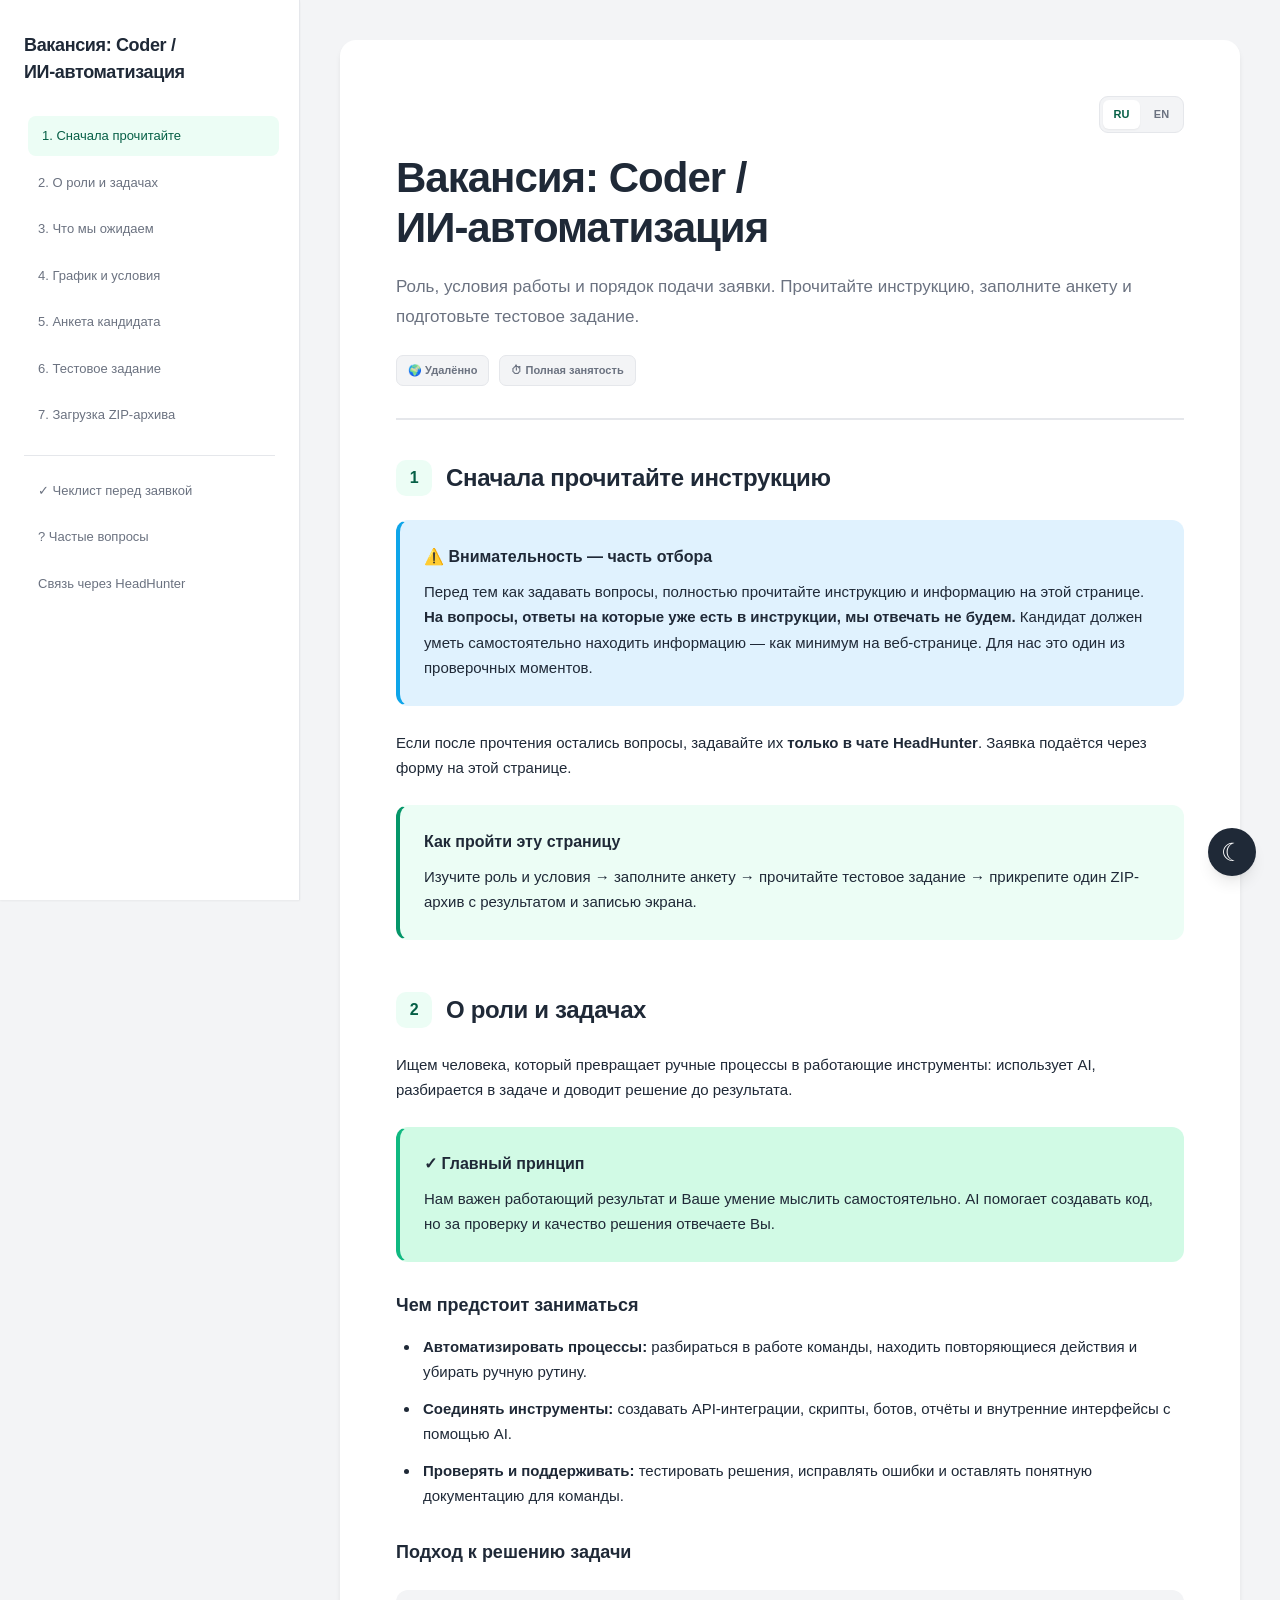
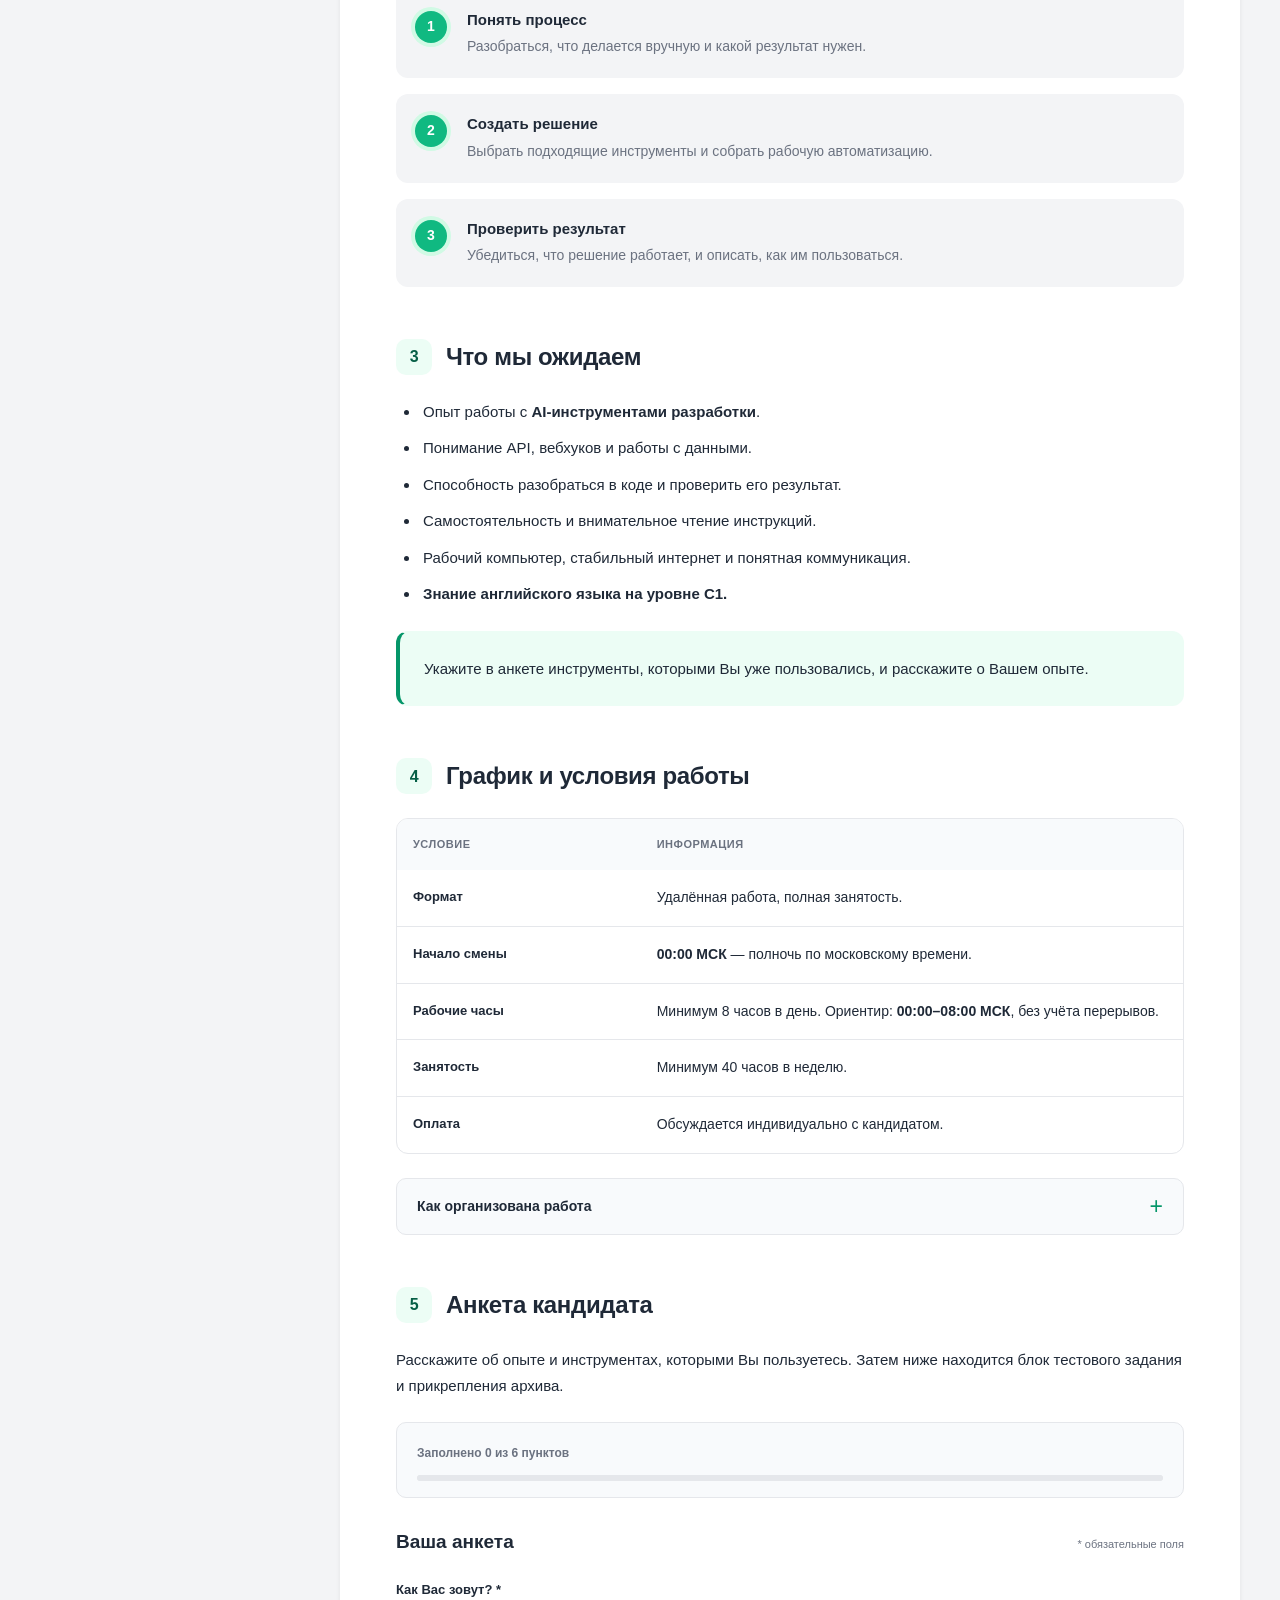
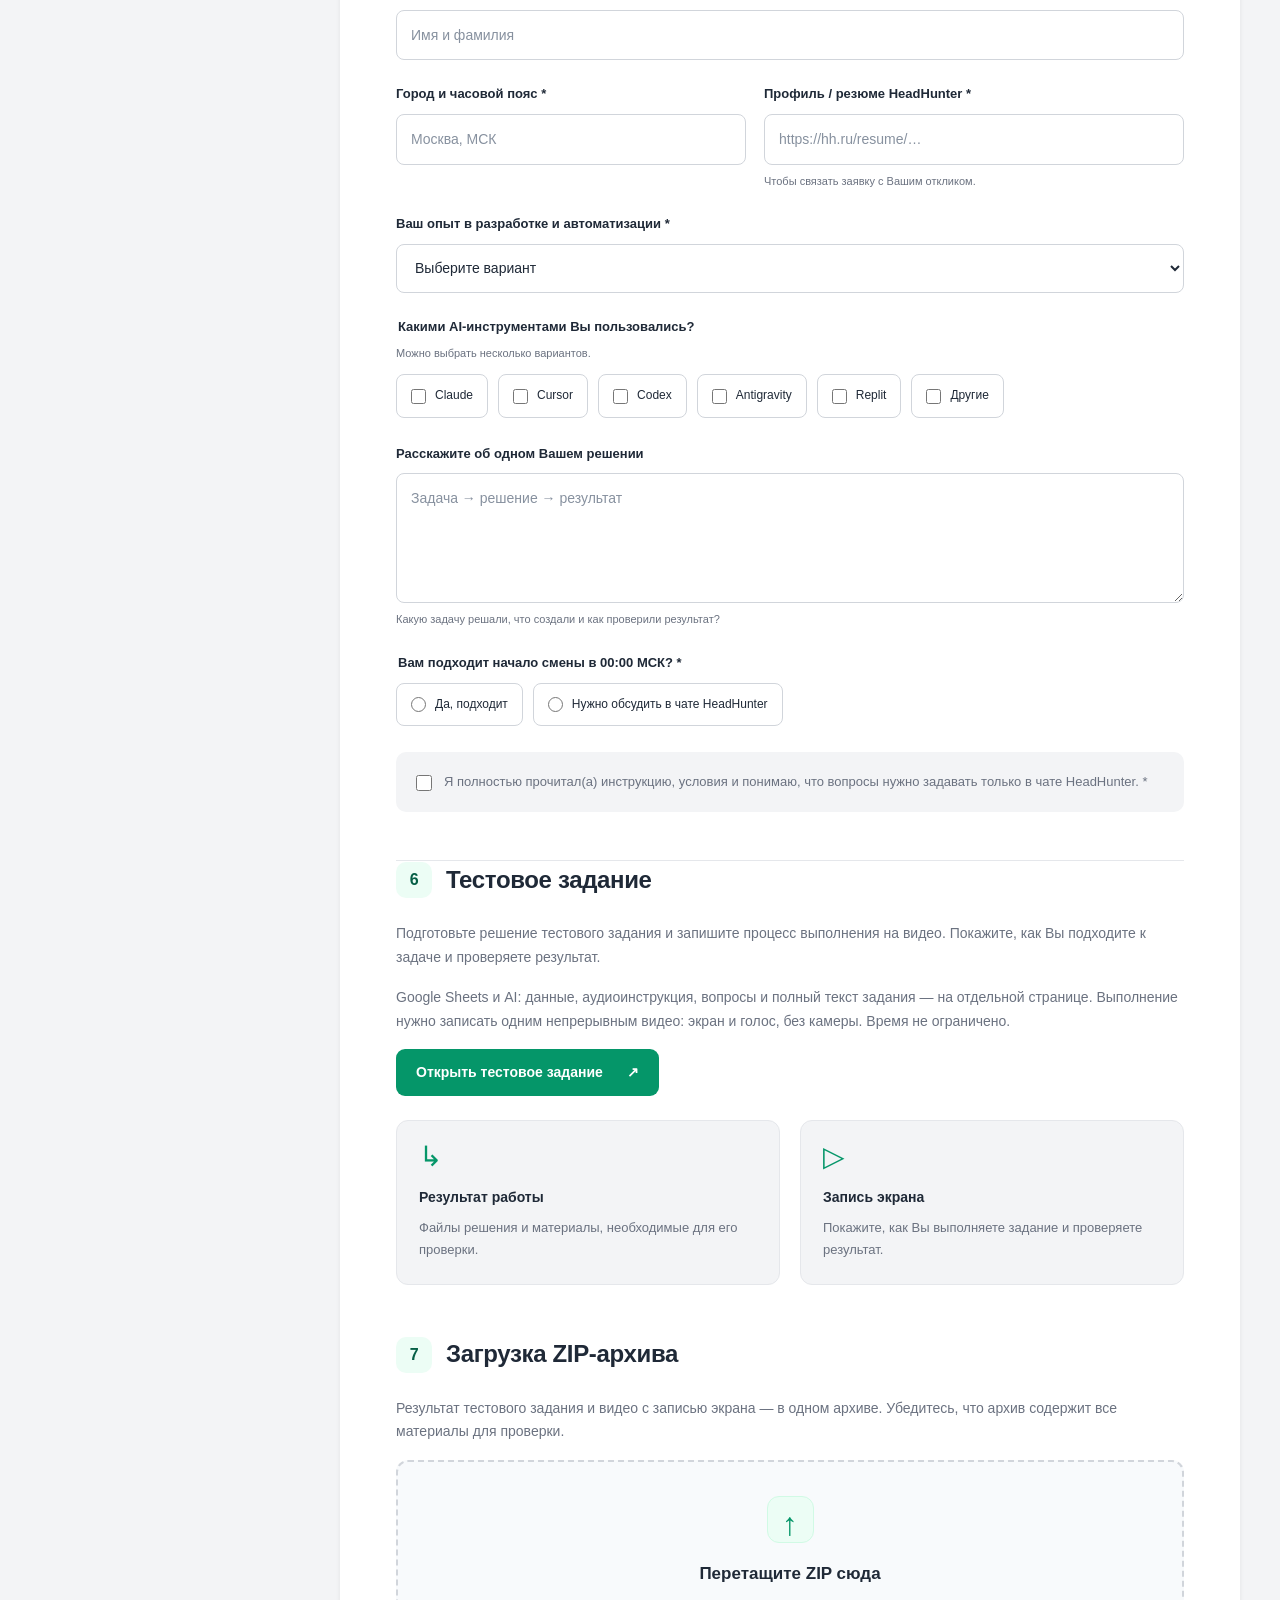
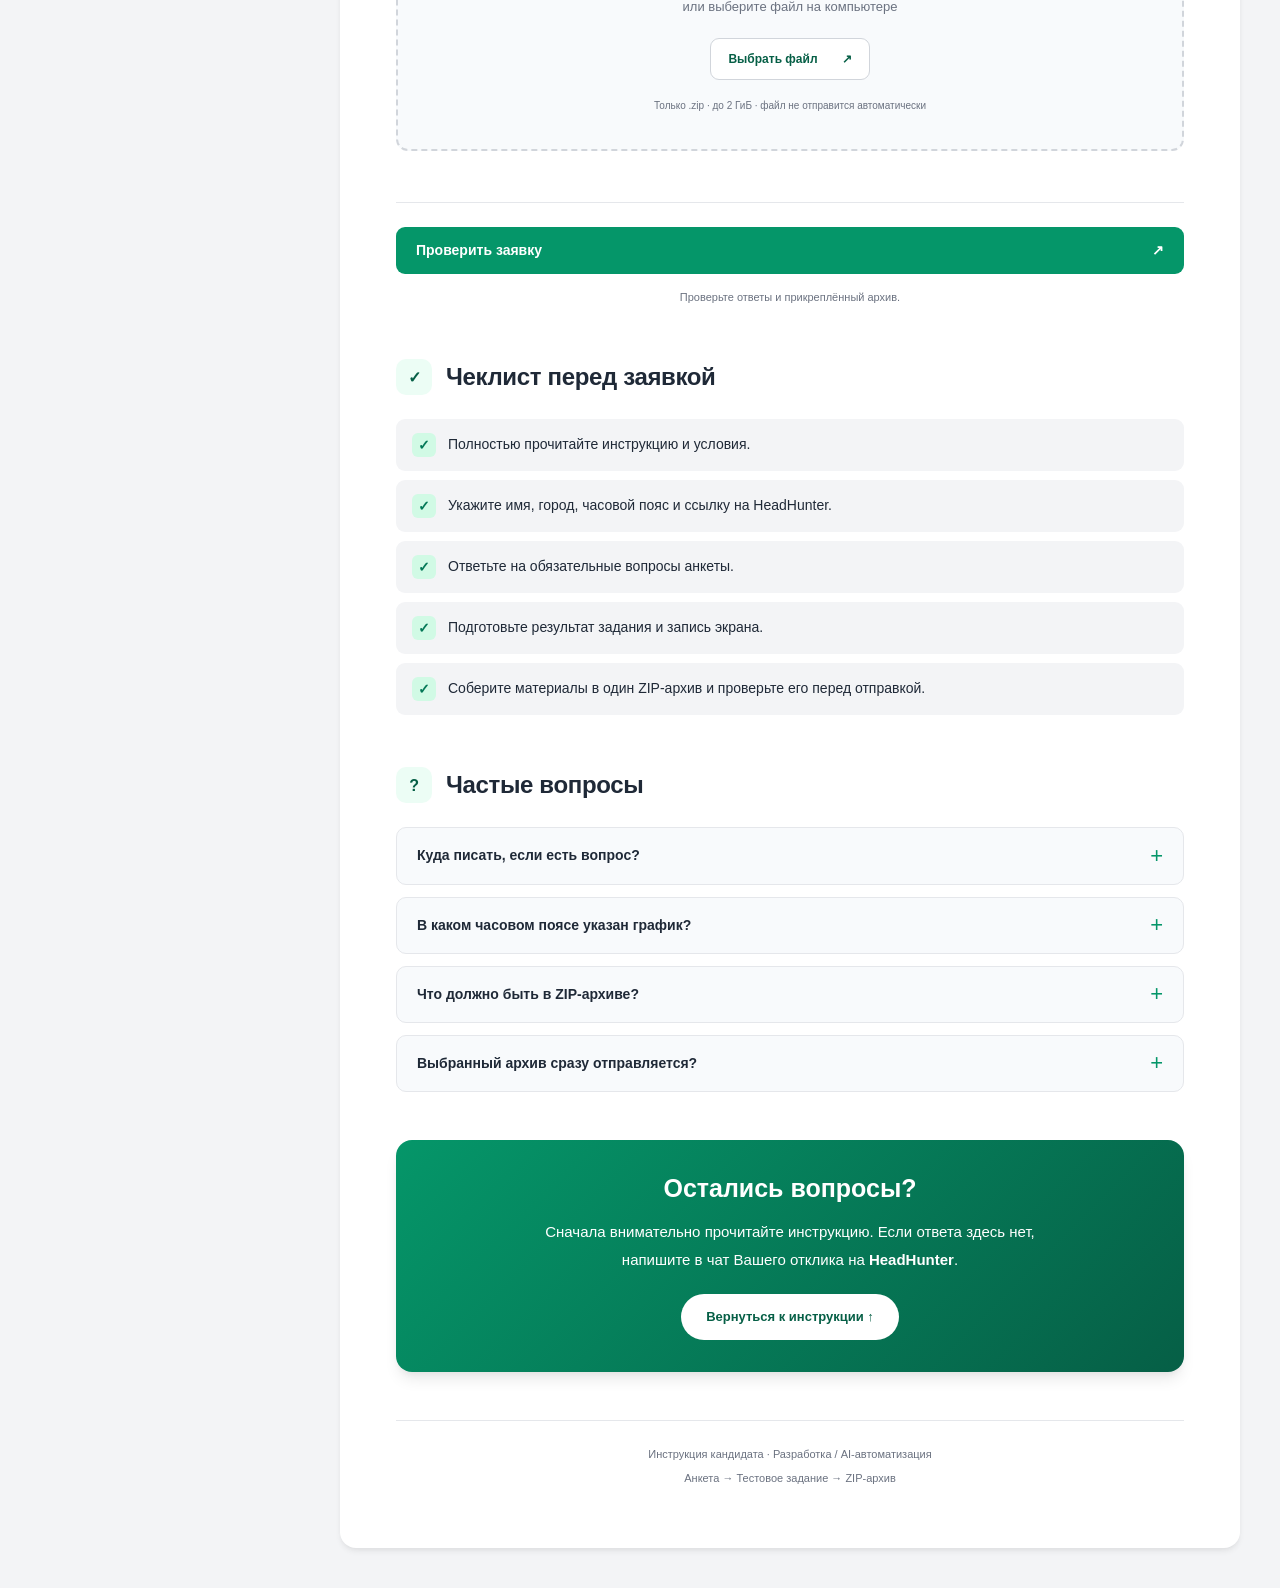
<file: index.html>
<!doctype html>
<html lang="ru">
<head>
<meta charset="UTF-8">
<meta name="viewport" content="width=device-width, initial-scale=1">
<meta name="description" content="Вакансия Coder / ИИ-автоматизация: условия работы, анкета и тестовое задание.">
<meta name="theme-color" content="#f3f4f6">
<title>Вакансия: Coder / ИИ-автоматизация</title>
<link rel="icon" href="icon.svg" type="image/svg+xml">
<link rel="stylesheet" href="styles.css?v=guide-3">
<script src="config.js?v=guide-3" defer></script>
<script src="translations.js?v=test-1" defer></script>
<script src="i18n.js?v=test-1" defer></script>
<script src="guide.js?v=guide-3" defer></script>
<script src="app.js?v=guide-3" type="module"></script>
</head>
<body>
<a class="skip" href="#main">Перейти к содержимому</a>
<div class="reading-progress" id="reading-progress" aria-hidden="true"></div>
<aside class="sidebar" aria-label="Оглавление инструкции">
  <p class="sidebar-title">Вакансия: Coder / <br>ИИ-автоматизация</p>
  <button class="mobile-nav-toggle" id="mobile-nav-toggle" type="button" aria-controls="guide-nav" aria-expanded="false">Содержание страницы <span aria-hidden="true">☰</span></button>
  <nav id="guide-nav" aria-label="Разделы страницы">
    <ol class="nav-list">
      <li><a class="nav-link active" aria-current="location" href="#instructions">1. Сначала прочитайте</a></li>
      <li><a class="nav-link" href="#role">2. О роли и задачах</a></li>
      <li><a class="nav-link" href="#requirements">3. Что мы ожидаем</a></li>
      <li><a class="nav-link" href="#conditions">4. График и условия</a></li>
      <li><a class="nav-link" href="#application">5. Анкета кандидата</a></li>
      <li><a class="nav-link" href="#assignment">6. Тестовое задание</a></li>
      <li><a class="nav-link" href="#upload">7. Загрузка ZIP-архива</a></li>
    </ol>
    <div class="nav-extras"><a class="nav-link" href="#checklist">✓ Чеклист перед заявкой</a><a class="nav-link" href="#faq">? Частые вопросы</a><a class="nav-link" href="#contact">Связь через HeadHunter</a></div>
  </nav>
</aside>
<main class="main-content" id="main"><article class="page">
  <header class="document-header" id="top">
    <div class="document-toolbar"><div class="language-switch" role="group" aria-label="Язык страницы"><button type="button" data-language="ru" aria-pressed="true" lang="ru">RU</button><button type="button" data-language="en" aria-pressed="false" lang="en">EN</button></div></div>
    <h1>Вакансия: Coder / <br>ИИ-автоматизация</h1>
    <p class="subtitle">Роль, условия работы и порядок подачи заявки. Прочитайте инструкцию, заполните анкету и подготовьте тестовое задание.</p>
    <div class="header-tags"><span>🌍 Удалённо</span><span>⏱ Полная занятость</span></div>
  </header>

  <section class="guide-section" id="instructions" aria-labelledby="instruction-title">
    <h2 id="instruction-title"><span class="num">1</span>Сначала прочитайте инструкцию</h2>
    <div class="box box-warn read-first">
      <p class="box-title">⚠️ Внимательность — часть отбора</p>
      <p>Перед тем как задавать вопросы, полностью прочитайте инструкцию и информацию на этой странице. <strong>На вопросы, ответы на которые уже есть в инструкции, мы отвечать не будем.</strong> Кандидат должен уметь самостоятельно находить информацию — как минимум на веб-странице. Для нас это один из проверочных моментов.</p>
    </div>
    <p>Если после прочтения остались вопросы, задавайте их <strong>только в чате HeadHunter</strong>. Заявка подаётся через форму на этой странице.</p>
    <div class="box box-info"><p class="box-title">Как пройти эту страницу</p><p>Изучите роль и условия → заполните анкету → прочитайте тестовое задание → прикрепите один ZIP-архив с результатом и записью экрана.</p></div>
  </section>

  <section class="guide-section" id="role" aria-labelledby="role-title">
    <h2 id="role-title"><span class="num">2</span>О роли и задачах</h2>
    <p>Ищем человека, который превращает ручные процессы в работающие инструменты: использует AI, разбирается в задаче и доводит решение до результата.</p>
    <div class="box box-success"><p class="box-title">✓ Главный принцип</p><p>Нам важен работающий результат и Ваше умение мыслить самостоятельно. AI помогает создавать код, но за проверку и качество решения отвечаете Вы.</p></div>
    <h3>Чем предстоит заниматься</h3>
    <ul class="content-list"><li><strong>Автоматизировать процессы:</strong> разбираться в работе команды, находить повторяющиеся действия и убирать ручную рутину.</li><li><strong>Соединять инструменты:</strong> создавать API-интеграции, скрипты, ботов, отчёты и внутренние интерфейсы с помощью AI.</li><li><strong>Проверять и поддерживать:</strong> тестировать решения, исправлять ошибки и оставлять понятную документацию для команды.</li></ul>
    <h3>Подход к решению задачи</h3>
    <div class="workflow"><div class="step"><span class="step-num">1</span><div><strong>Понять процесс</strong><p>Разобраться, что делается вручную и какой результат нужен.</p></div></div><div class="step"><span class="step-num">2</span><div><strong>Создать решение</strong><p>Выбрать подходящие инструменты и собрать рабочую автоматизацию.</p></div></div><div class="step"><span class="step-num">3</span><div><strong>Проверить результат</strong><p>Убедиться, что решение работает, и описать, как им пользоваться.</p></div></div></div>
  </section>

  <section class="guide-section" id="requirements" aria-labelledby="requirements-title">
    <h2 id="requirements-title"><span class="num">3</span>Что мы ожидаем</h2>
    <ul class="content-list"><li>Опыт работы с <strong>AI-инструментами разработки</strong>.</li><li>Понимание API, вебхуков и работы с данными.</li><li>Способность разобраться в коде и проверить его результат.</li><li>Самостоятельность и внимательное чтение инструкций.</li><li>Рабочий компьютер, стабильный интернет и понятная коммуникация.</li><li><strong>Знание английского языка на уровне C1.</strong></li></ul>
    <div class="box box-info"><p>Укажите в анкете инструменты, которыми Вы уже пользовались, и расскажите о Вашем опыте.</p></div>
  </section>

  <section class="guide-section" id="conditions" aria-labelledby="conditions-title">
    <h2 id="conditions-title"><span class="num">4</span>График и условия работы</h2>
    <div class="table-wrap"><table><caption class="visually-hidden">Рабочий график по московскому времени</caption><thead><tr><th scope="col">Условие</th><th scope="col">Информация</th></tr></thead><tbody><tr><th scope="row">Формат</th><td>Удалённая работа, полная занятость.</td></tr><tr><th scope="row">Начало смены</th><td><strong>00:00 МСК</strong> — полночь по московскому времени.</td></tr><tr><th scope="row">Рабочие часы</th><td>Минимум 8 часов в день. Ориентир: <strong>00:00–08:00 МСК</strong>, без учёта перерывов.</td></tr><tr><th scope="row">Занятость</th><td>Минимум 40 часов в неделю.</td></tr><tr><th scope="row">Оплата</th><td>Обсуждается индивидуально с кандидатом.</td></tr></tbody></table></div>
    <details class="work-rules"><summary>Как организована работа <span aria-hidden="true">+</span></summary><div class="details-body"><p>В рабочем процессе используются Slack для задач и связи и Time Doctor для учёта времени. Отвечайте в Slack в течение двух минут во время смены; перед перерывом уведомляйте команду и ставьте таймер на паузу.</p><p>До найма вопросы кандидатов — только в чате HeadHunter.</p></div></details>
  </section>

  <section class="guide-section application-section" id="application" aria-labelledby="application-title">
    <h2 id="application-title"><span class="num">5</span>Анкета кандидата</h2>
    <p>Расскажите об опыте и инструментах, которыми Вы пользуетесь. Затем ниже находится блок тестового задания и прикрепления архива.</p>
    <div class="progress-summary"><span id="progress-text">Заполнено 0 из 6 пунктов</span><progress id="form-progress" value="0" max="6" aria-label="Заполнение анкеты"></progress></div>
<form id="candidate-form">
      <div class="form-section-heading"><h3>Ваша анкета</h3><span>* обязательные поля</span></div>
      <div class="field"><label for="candidate-name">Как Вас зовут? <span aria-hidden="true">*</span></label><input id="candidate-name" name="candidateName" type="text" autocomplete="name" maxlength="150" required placeholder="Имя и фамилия"></div>
      <div class="field-grid"><div class="field"><label for="candidate-city">Город и часовой пояс <span aria-hidden="true">*</span></label><input id="candidate-city" name="city" type="text" maxlength="150" required placeholder="Москва, МСК"></div><div class="field"><label for="candidate-hh">Профиль / резюме HeadHunter <span aria-hidden="true">*</span></label><input id="candidate-hh" name="headhunterUrl" type="url" inputmode="url" maxlength="500" required placeholder="https://hh.ru/resume/…"><span class="field-hint">Чтобы связать заявку с Вашим откликом.</span></div></div>
      <div id="questions"></div>
      <label class="check-row instructions-check"><input type="checkbox" name="readInstructions" id="read-instructions" required><span>Я полностью прочитал(а) инструкцию, условия и понимаю, что вопросы нужно задавать только в чате HeadHunter. <span aria-hidden="true">*</span></span></label>

      <section class="assignment guide-section" id="assignment" aria-labelledby="assignment-title"><h2 id="assignment-title"><span class="num">6</span>Тестовое задание</h2><p id="assignment-description">Подготовьте решение тестового задания и запишите процесс выполнения на видео. Покажите, как Вы подходите к задаче и проверяете результат.</p><p>Google Sheets и AI: данные, аудиоинструкция, вопросы и полный текст задания — на отдельной странице. Выполнение нужно записать одним непрерывным видео: экран и голос, без камеры. Время не ограничено.</p><p><a class="button primary" href="test.html" data-language-link>Открыть тестовое задание <span aria-hidden="true">↗</span></a></p><div class="assignment-grid"><div><span aria-hidden="true">↳</span><h4>Результат работы</h4><p>Файлы решения и материалы, необходимые для его проверки.</p></div><div><span aria-hidden="true">▷</span><h4>Запись экрана</h4><p>Покажите, как Вы выполняете задание и проверяете результат.</p></div></div></section>

      <section class="upload-section guide-section" id="upload" aria-labelledby="upload-title"><h2 id="upload-title"><span class="num">7</span>Загрузка ZIP-архива</h2><p class="muted upload-intro">Результат тестового задания и видео с записью экрана — в одном архиве. Убедитесь, что архив содержит все материалы для проверки.</p>
      <div class="dropzone" id="dropzone"><div class="upload-icon" aria-hidden="true">↑</div><strong>Перетащите ZIP сюда</strong><p>или выберите файл на компьютере</p><label class="button secondary file-picker" for="zip-file">Выбрать файл <span aria-hidden="true">↗</span><input id="zip-file" type="file" accept=".zip,application/zip,application/x-zip-compressed" aria-label="Выбрать ZIP-архив"></label><small>Только .zip · до 2 ГиБ · файл не отправится автоматически</small></div>
      <div class="selected-file" id="selected-file" hidden><span class="file-icon" aria-hidden="true">ZIP</span><div class="file-details"><strong id="file-name"></strong><span id="file-size"></span></div><button id="remove-file" type="button" class="icon-button" aria-label="Удалить выбранный архив">×</button></div>
      <p id="file-status" class="file-status" role="status" aria-live="polite"></p><p id="file-error" class="field-error" role="alert" hidden></p>
      </section>
      <div id="consent-container" hidden></div>
      <div class="submit-area"><button type="submit" class="button primary" id="submit-button">Проверить заявку <span aria-hidden="true">↗</span></button><p id="submit-hint">Проверьте ответы и прикреплённый архив.</p></div>
      <div class="upload-progress" id="upload-progress" hidden><label for="transfer-progress" id="transfer-label">Загрузка…</label><progress id="transfer-progress" value="0" max="100"></progress></div><p class="field-error" id="submit-error" role="alert" hidden></p>
    </form>
  </section>
  <section class="guide-section" id="checklist" aria-labelledby="checklist-title">
    <h2 id="checklist-title"><span class="section-symbol" aria-hidden="true">✓</span>Чеклист перед заявкой</h2>
    <ul class="checklist"><li><span class="check-icon" aria-hidden="true">✓</span><span>Полностью прочитайте инструкцию и условия.</span></li><li><span class="check-icon" aria-hidden="true">✓</span><span>Укажите имя, город, часовой пояс и ссылку на HeadHunter.</span></li><li><span class="check-icon" aria-hidden="true">✓</span><span>Ответьте на обязательные вопросы анкеты.</span></li><li><span class="check-icon" aria-hidden="true">✓</span><span>Подготовьте результат задания и запись экрана.</span></li><li><span class="check-icon" aria-hidden="true">✓</span><span>Соберите материалы в один ZIP-архив и проверьте его перед отправкой.</span></li></ul>
  </section>
  <section class="guide-section" id="faq" aria-labelledby="faq-title">
    <h2 id="faq-title"><span class="section-symbol" aria-hidden="true">?</span>Частые вопросы</h2>
    <details class="faq-item"><summary>Куда писать, если есть вопрос?</summary><p>Только в чат Вашего отклика на HeadHunter. Сначала прочитайте инструкцию: на вопросы, ответы на которые уже есть на странице, мы отвечать не будем.</p></details>
    <details class="faq-item"><summary>В каком часовом поясе указан график?</summary><p>В московском времени — МСК, UTC+3. Начало смены в 00:00, ориентир для восьми рабочих часов — до 08:00 без учёта перерывов.</p></details>
    <details class="faq-item"><summary>Что должно быть в ZIP-архиве?</summary><p>Результат тестового задания и видео с записью экрана во время его выполнения. Убедитесь, что материалы можно открыть и проверить.</p></details>
    <details class="faq-item"><summary>Выбранный архив сразу отправляется?</summary><p>Нет. Выбор файла сам по себе не отправляет его. Сначала заполните анкету, прикрепите архив и проверьте данные.</p></details>
  </section>
  <section class="contact-box" id="contact" aria-labelledby="contact-title"><h2 id="contact-title">Остались вопросы?</h2><p>Сначала внимательно прочитайте инструкцию. Если ответа здесь нет, напишите в чат Вашего отклика на <strong>HeadHunter</strong>.</p><a class="button contact-button" href="#instructions">Вернуться к инструкции ↑</a></section>
  <footer class="footer"><p>Инструкция кандидата · Разработка / AI-автоматизация</p><p>Анкета → Тестовое задание → ZIP-архив</p></footer>
</article></main>
<button class="dark-toggle" id="theme-toggle" type="button" aria-label="Включить тёмную тему" aria-pressed="false"><span id="theme-icon" aria-hidden="true">☾</span></button>
<dialog id="review-dialog" aria-labelledby="review-title"><div class="dialog-heading"><span class="eyebrow">ПРОВЕРКА ЗАЯВКИ</span><button class="icon-button" type="button" id="close-dialog" aria-label="Закрыть проверку заявки">×</button></div><h2 id="review-title">Проверьте Ваши данные.</h2><p id="review-description">Проверьте ответы и архив. Отправка заявки не выполнялась.</p><dl id="review-summary"></dl><button type="button" class="button primary" id="return-to-form">Вернуться к анкете <span aria-hidden="true">↗</span></button></dialog>
<noscript><p class="noscript">Для работы анкеты и выбора файла включите JavaScript. Условия и инструкция доступны без него.</p></noscript>
</body>
</html>
</file>
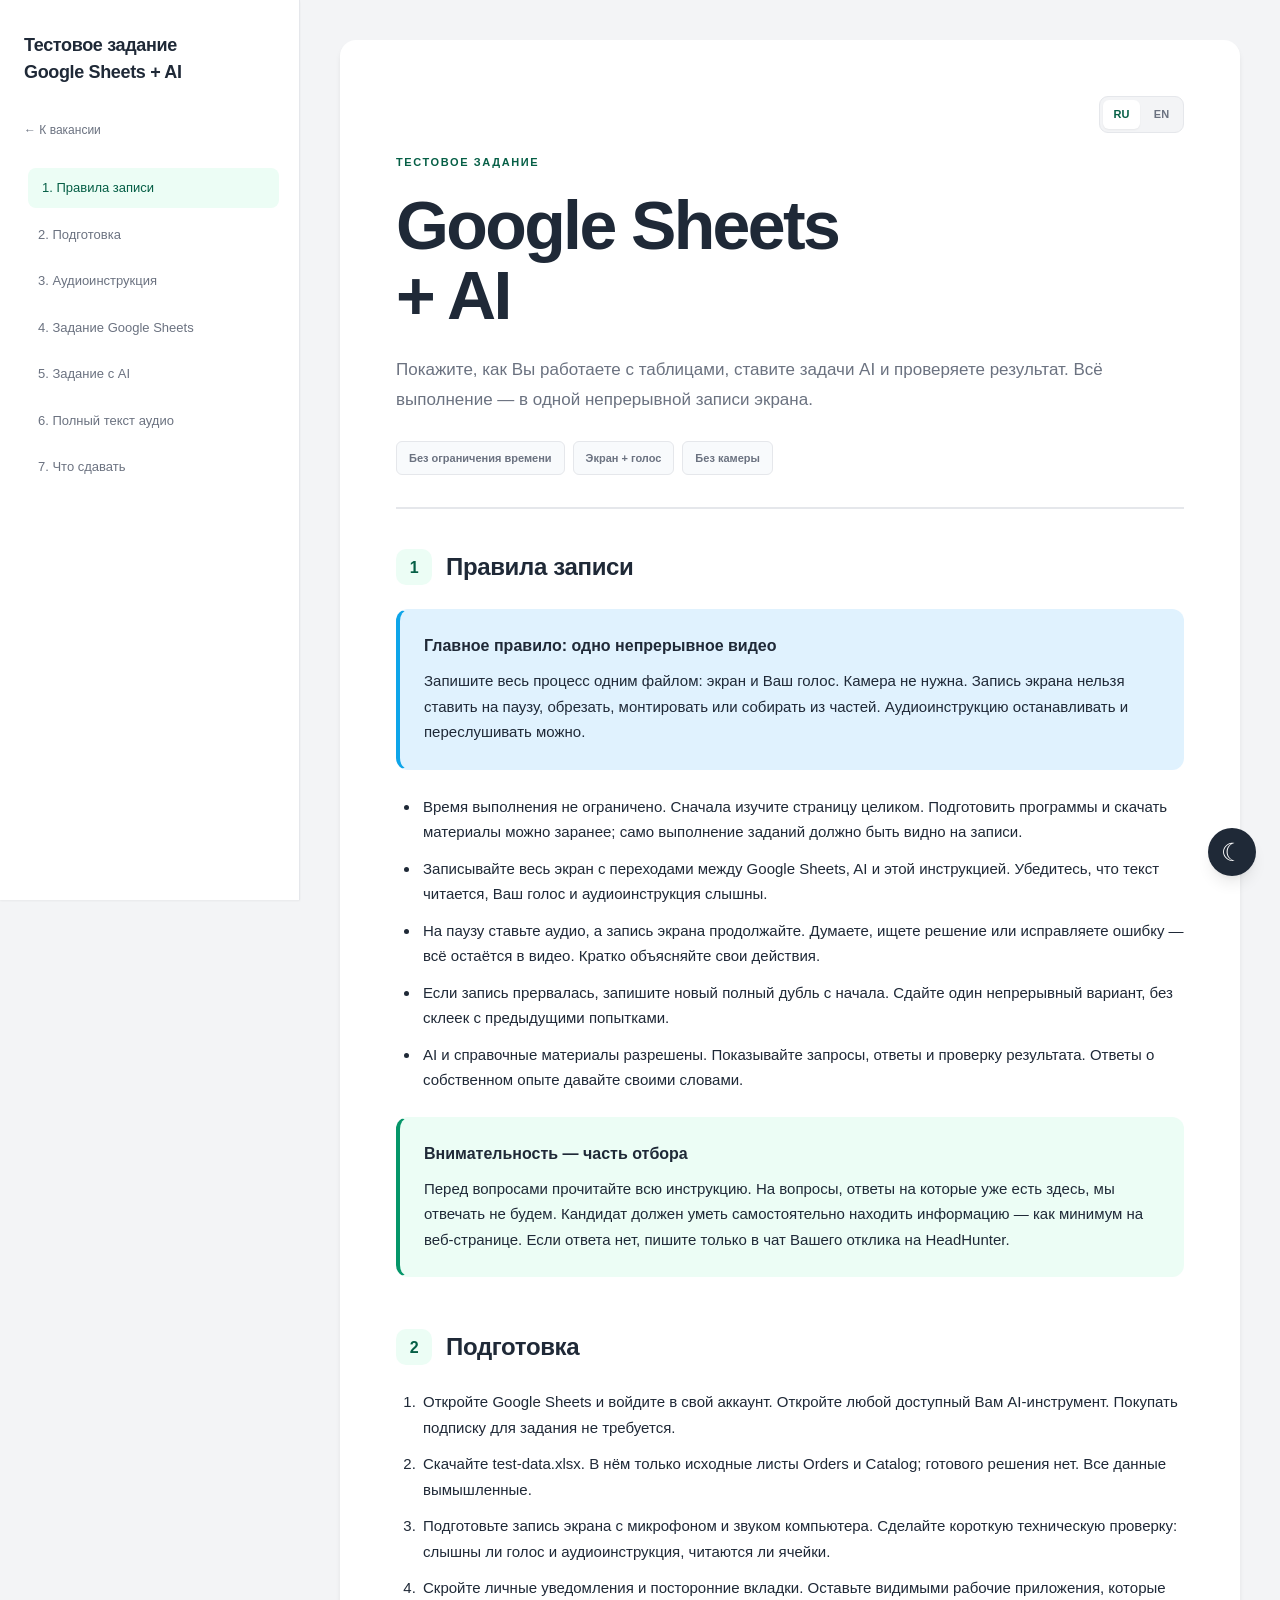
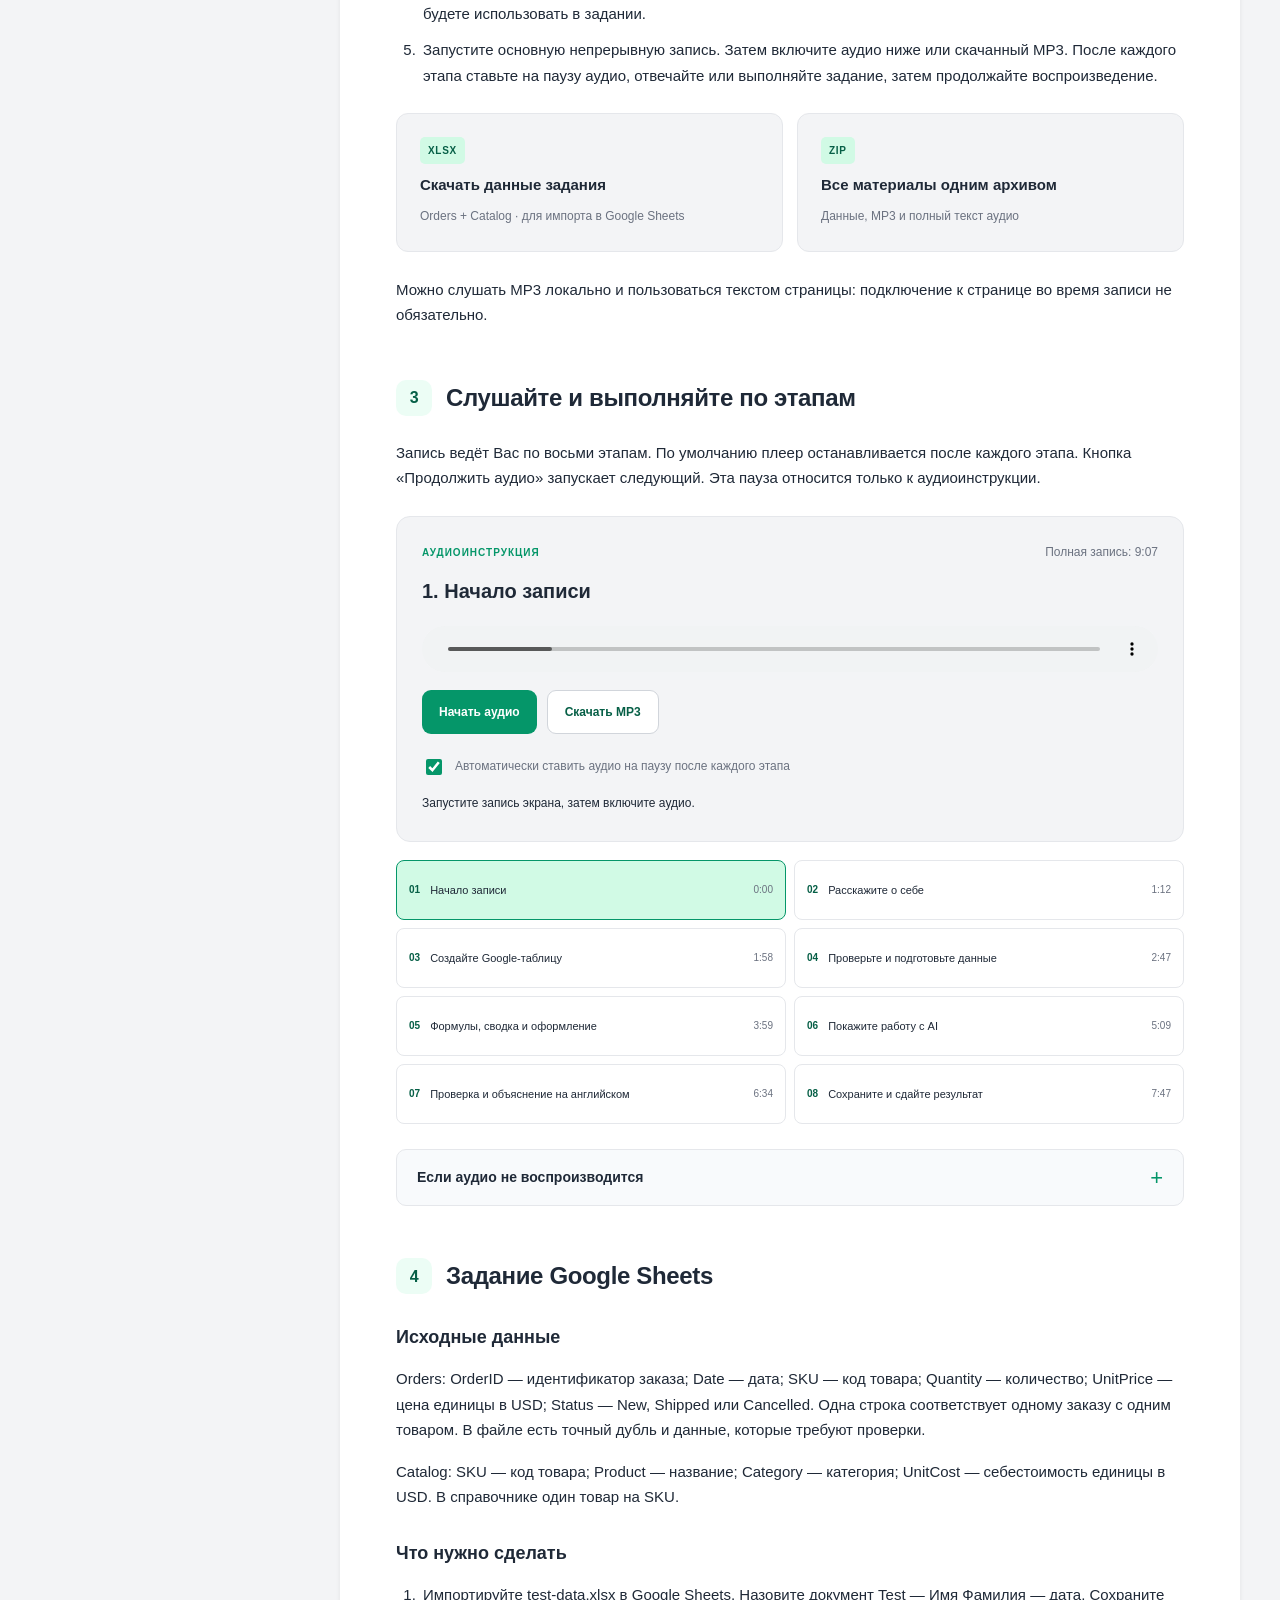
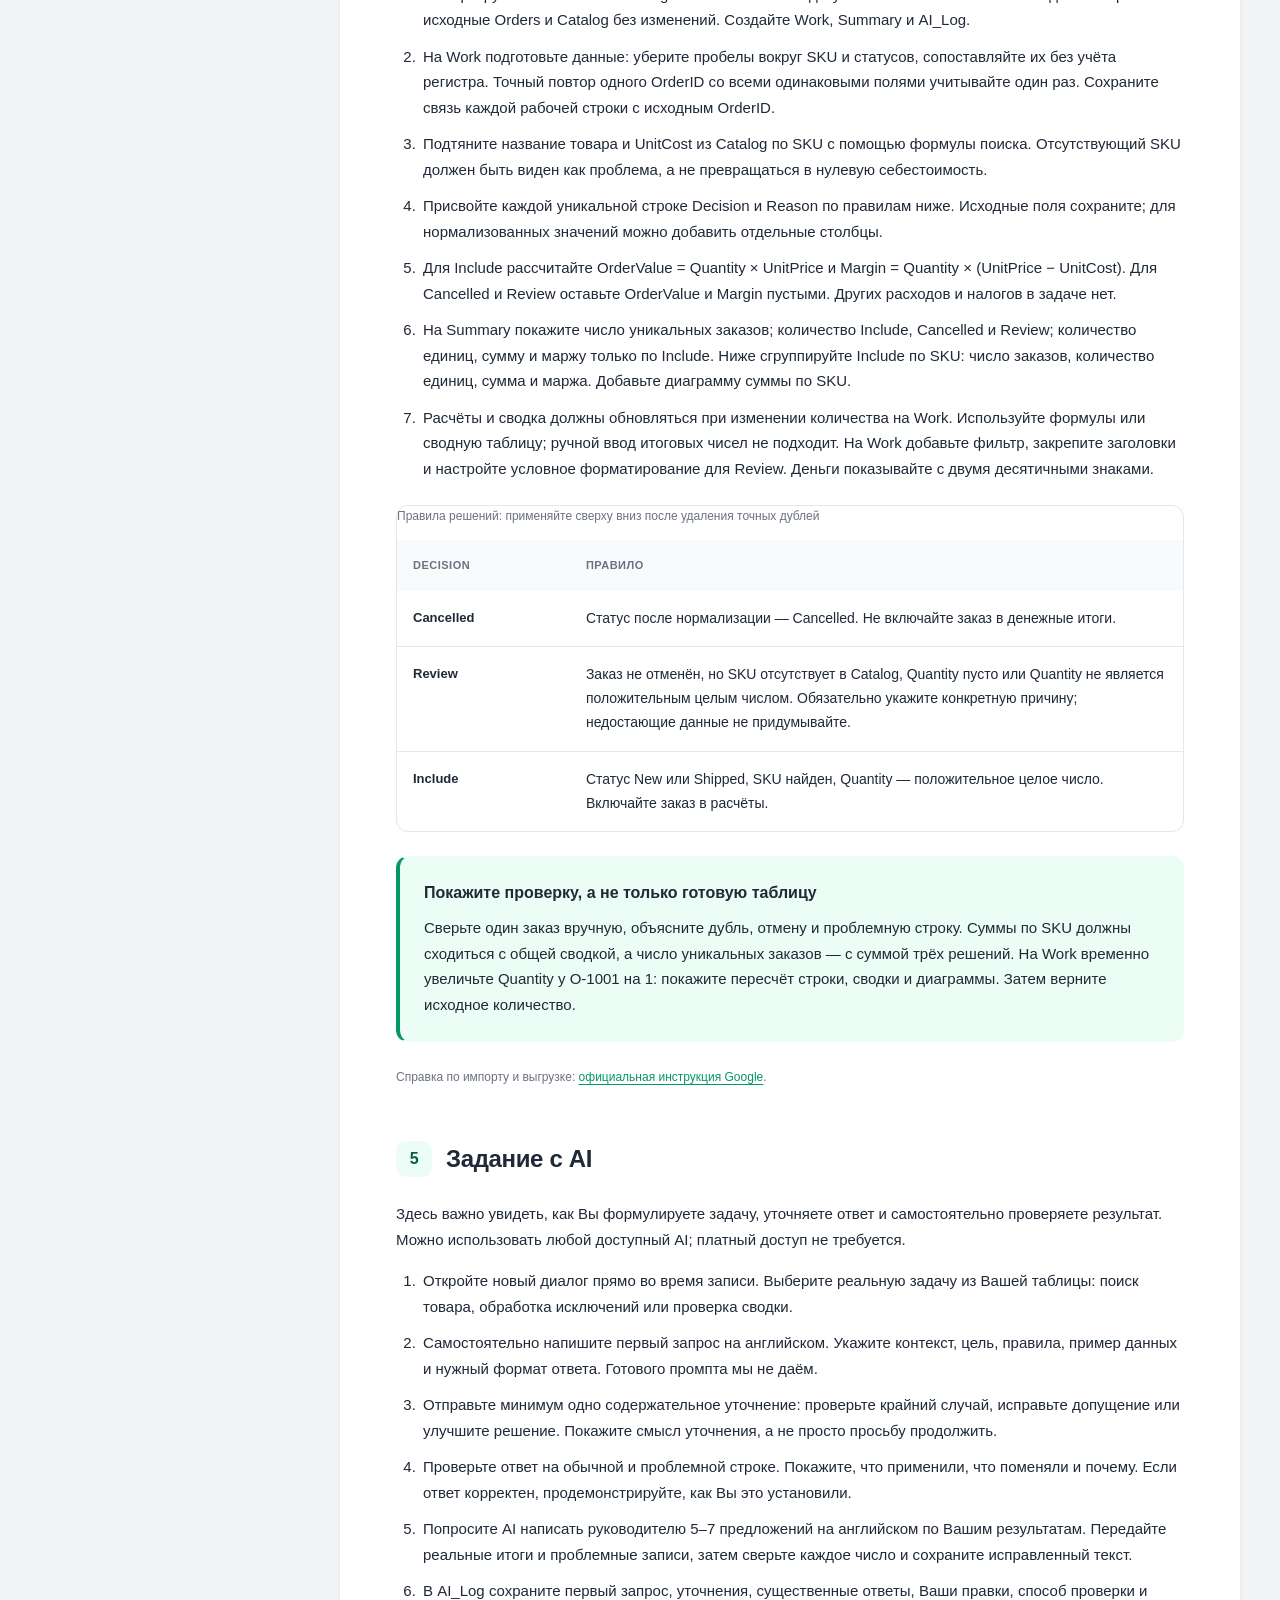
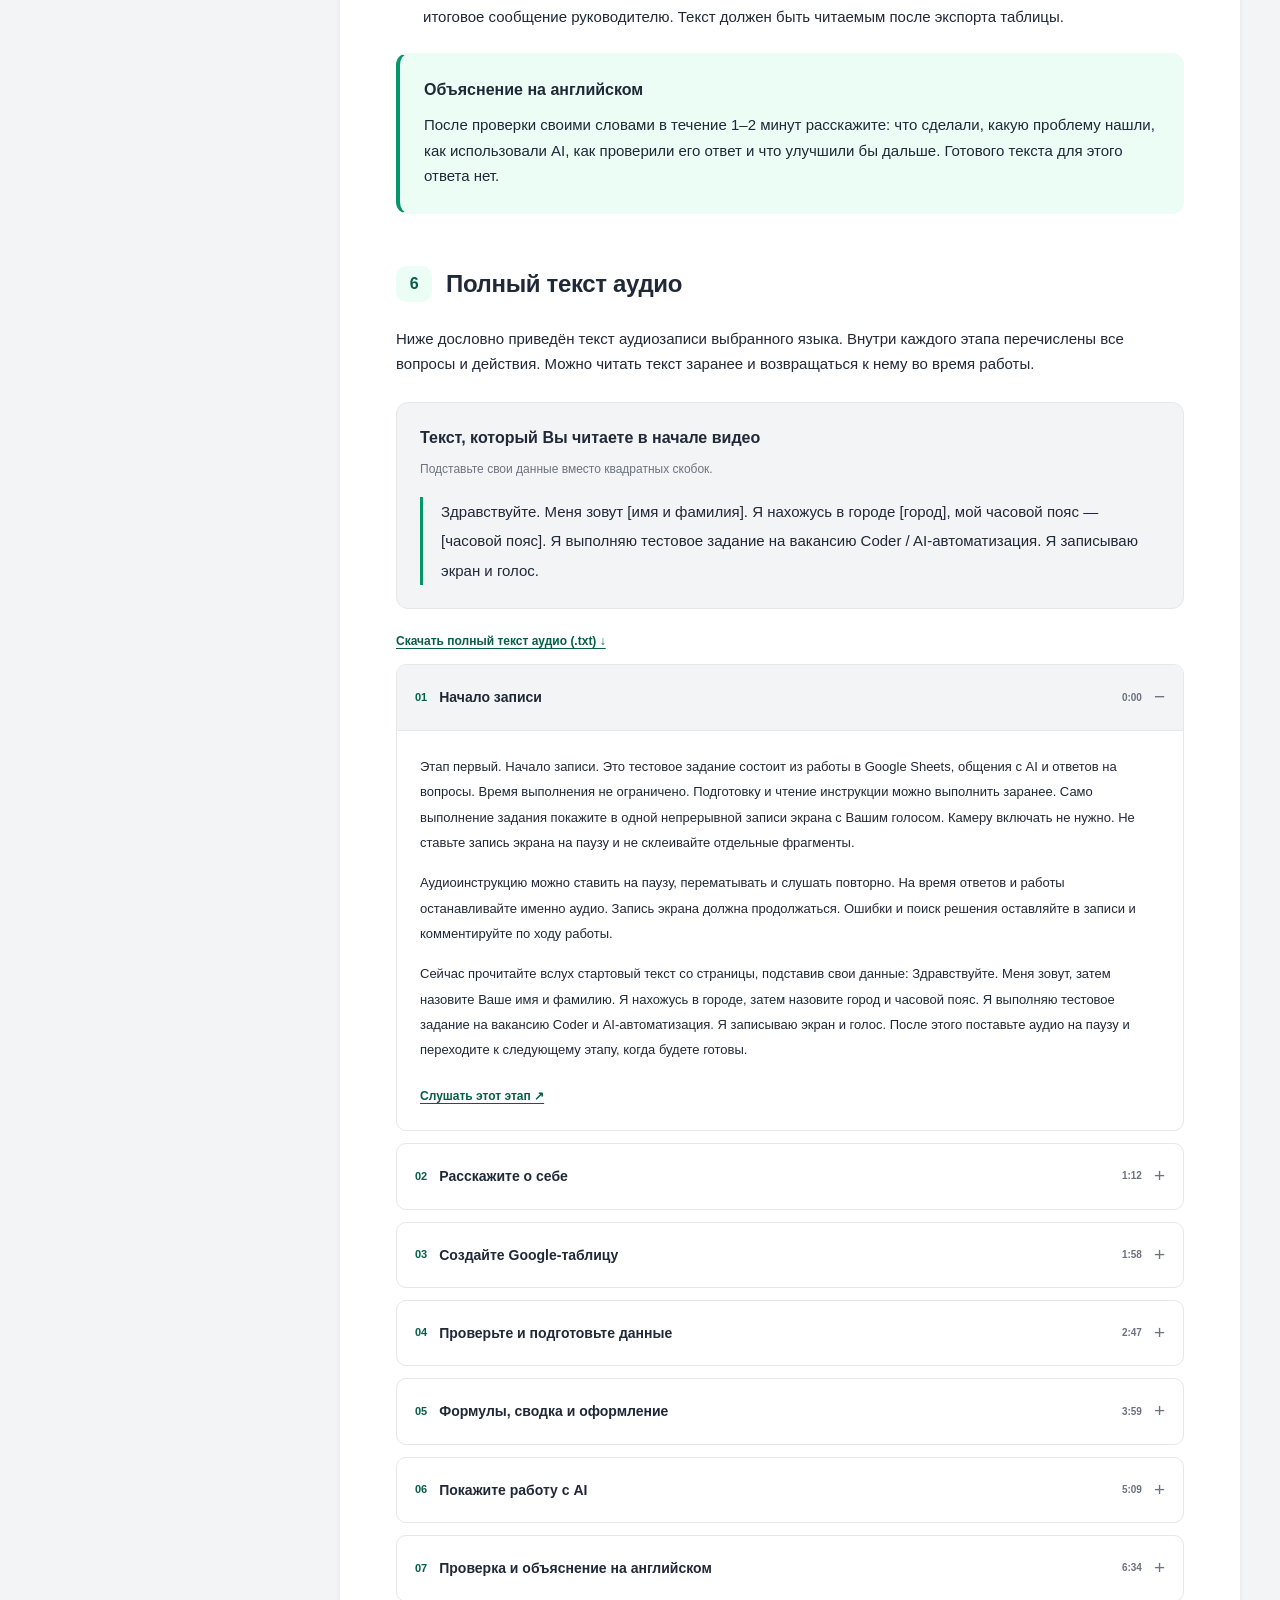
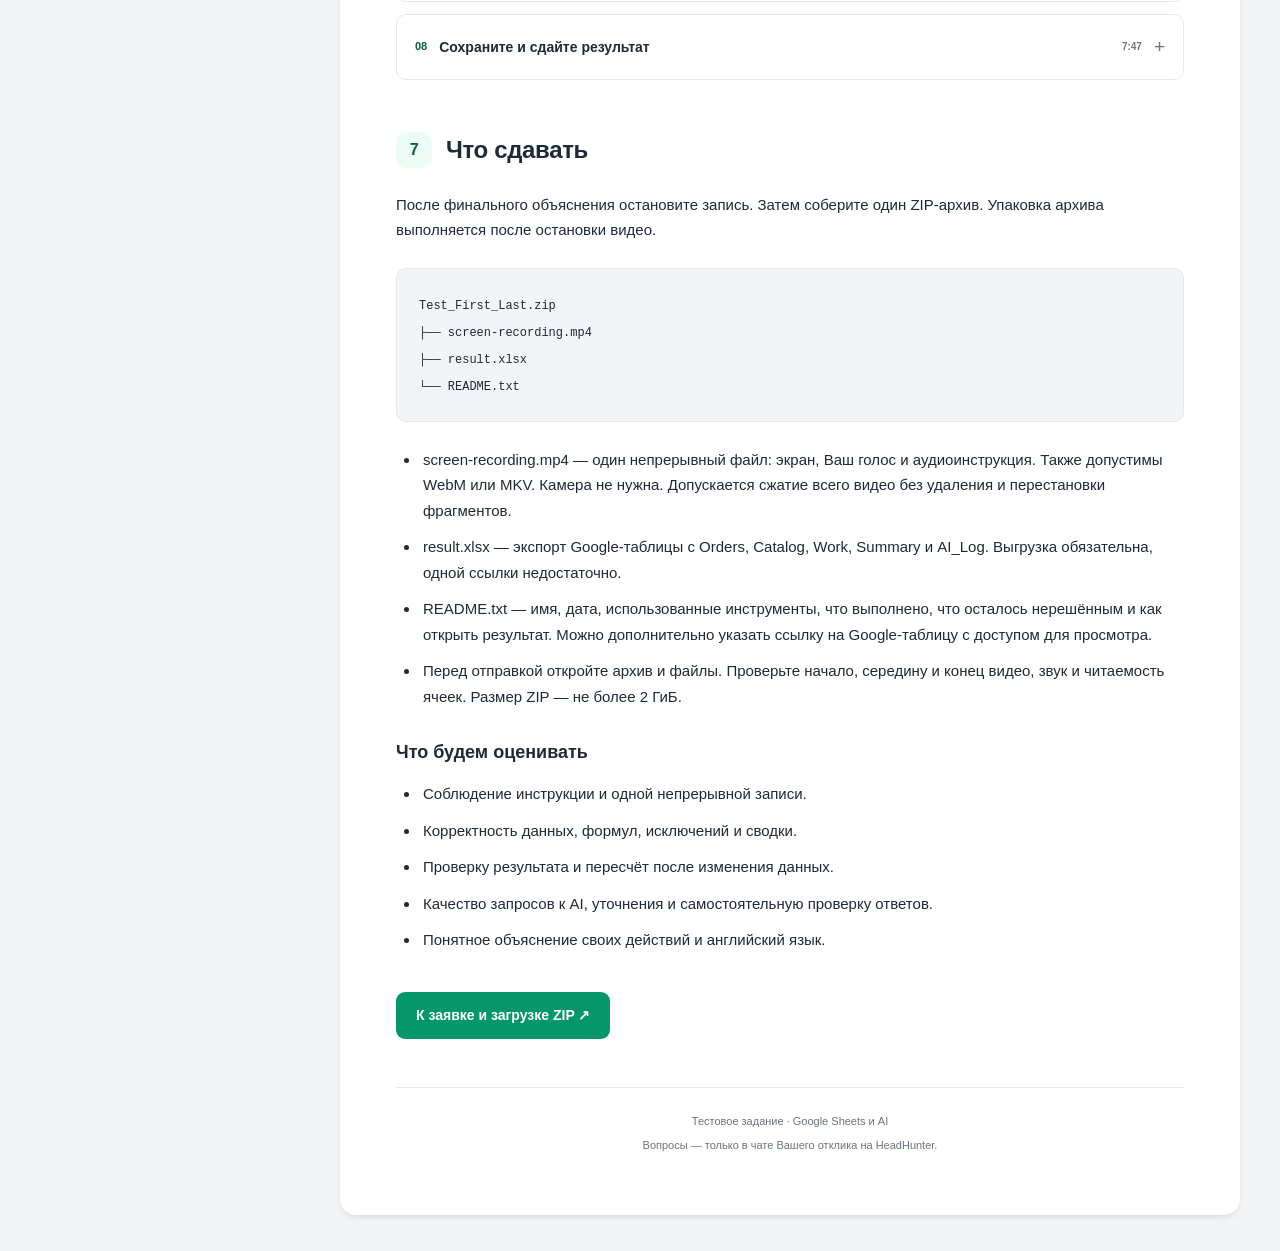
<file: test.html>
<!doctype html>
<html lang="ru"><head><meta charset="utf-8"><meta name="viewport" content="width=device-width,initial-scale=1">
<meta name="description" content="Тестовое задание: Google Sheets и AI. Аудиоинструкция, вопросы, учебные данные и правила одной непрерывной записи экрана.">
<meta name="theme-color" content="#f3f4f6"><title>Тестовое задание — Google Sheets и AI</title>
<link rel="icon" href="icon.svg" type="image/svg+xml"><link rel="stylesheet" href="styles.css?v=guide-3"><link rel="stylesheet" href="test.css?v=test-1">
<script src="config.js?v=guide-3" defer></script><script src="translations.js?v=test-1" defer></script><script src="test-translations.js?v=test-1" defer></script><script src="i18n.js?v=test-1" defer></script><script src="guide.js?v=guide-3" defer></script><script src="test-audio-data.js?v=test-1" defer></script><script src="test-audio.js?v=test-1" defer></script>
</head><body class="test-page"><a class="skip" href="#main">Перейти к содержимому</a><div class="reading-progress" id="reading-progress" aria-hidden="true"></div><aside class="sidebar" aria-label="Оглавление тестового задания"><p class="sidebar-title">Тестовое задание<br>Google Sheets + AI</p><a class="back-to-vacancy" data-application-link href="index.html">← К вакансии</a><button class="mobile-nav-toggle" id="mobile-nav-toggle" type="button" aria-controls="guide-nav" aria-expanded="false">Содержание страницы<span aria-hidden="true">☰</span></button><nav id="guide-nav" aria-label="Разделы страницы"><ol class="nav-list"><li><a class="nav-link active" href="#rules">1. Правила записи</a></li><li><a class="nav-link" href="#prepare">2. Подготовка</a></li><li><a class="nav-link" href="#audio">3. Аудиоинструкция</a></li><li><a class="nav-link" href="#sheets">4. Задание Google Sheets</a></li><li><a class="nav-link" href="#ai">5. Задание с AI</a></li><li><a class="nav-link" href="#transcript">6. Полный текст аудио</a></li><li><a class="nav-link" href="#deliver">7. Что сдавать</a></li></ol></nav></aside><main class="main-content" id="main"><article class="page"><header class="document-header"><div class="document-toolbar"><div class="language-switch" role="group" aria-label="Язык страницы"><button type="button" data-language="ru" aria-pressed="true" lang="ru">RU</button><button type="button" data-language="en" aria-pressed="false" lang="en">EN</button></div></div><p class="test-eyebrow">ТЕСТОВОЕ ЗАДАНИЕ</p><h1>Google Sheets<br>+ AI</h1><p class="subtitle">Покажите, как Вы работаете с таблицами, ставите задачи AI и проверяете результат. Всё выполнение — в одной непрерывной записи экрана.</p><div class="test-facts"><span>Без ограничения времени</span><span>Экран + голос</span><span>Без камеры</span></div></header><section class="guide-section" id="rules" aria-labelledby="rules-title"><h2 id="rules-title"><span class="num">1</span>Правила записи</h2><div class="box box-warn"><p class="box-title">Главное правило: одно непрерывное видео</p><p>Запишите весь процесс одним файлом: экран и Ваш голос. Камера не нужна. Запись экрана нельзя ставить на паузу, обрезать, монтировать или собирать из частей. Аудиоинструкцию останавливать и переслушивать можно.</p></div><ul class="content-list"><li>Время выполнения не ограничено. Сначала изучите страницу целиком. Подготовить программы и скачать материалы можно заранее; само выполнение заданий должно быть видно на записи.</li><li>Записывайте весь экран с переходами между Google Sheets, AI и этой инструкцией. Убедитесь, что текст читается, Ваш голос и аудиоинструкция слышны.</li><li>На паузу ставьте аудио, а запись экрана продолжайте. Думаете, ищете решение или исправляете ошибку — всё остаётся в видео. Кратко объясняйте свои действия.</li><li>Если запись прервалась, запишите новый полный дубль с начала. Сдайте один непрерывный вариант, без склеек с предыдущими попытками.</li><li>AI и справочные материалы разрешены. Показывайте запросы, ответы и проверку результата. Ответы о собственном опыте давайте своими словами.</li></ul><div class="box box-info"><p class="box-title">Внимательность — часть отбора</p><p>Перед вопросами прочитайте всю инструкцию. На вопросы, ответы на которые уже есть здесь, мы отвечать не будем. Кандидат должен уметь самостоятельно находить информацию — как минимум на веб-странице. Если ответа нет, пишите только в чат Вашего отклика на HeadHunter.</p></div></section><section class="guide-section" id="prepare" aria-labelledby="prepare-title"><h2 id="prepare-title"><span class="num">2</span>Подготовка</h2><ol class="content-list"><li>Откройте Google Sheets и войдите в свой аккаунт. Откройте любой доступный Вам AI-инструмент. Покупать подписку для задания не требуется.</li><li>Скачайте test-data.xlsx. В нём только исходные листы Orders и Catalog; готового решения нет. Все данные вымышленные.</li><li>Подготовьте запись экрана с микрофоном и звуком компьютера. Сделайте короткую техническую проверку: слышны ли голос и аудиоинструкция, читаются ли ячейки.</li><li>Скройте личные уведомления и посторонние вкладки. Оставьте видимыми рабочие приложения, которые будете использовать в задании.</li><li>Запустите основную непрерывную запись. Затем включите аудио ниже или скачанный MP3. После каждого этапа ставьте на паузу аудио, отвечайте или выполняйте задание, затем продолжайте воспроизведение.</li></ol><div class="download-grid"><a class="download-card" href="assets/test/test-data.xlsx" download><span class="file-type">XLSX</span><strong>Скачать данные задания</strong><span>Orders + Catalog · для импорта в Google Sheets</span></a><a class="download-card" href="assets/test/test-materials-ru.zip" id="materials-download" download><span class="file-type">ZIP</span><strong>Все материалы одним архивом</strong><span>Данные, MP3 и полный текст аудио</span></a></div><p class="muted">Можно слушать MP3 локально и пользоваться текстом страницы: подключение к странице во время записи не обязательно.</p></section><section class="guide-section" id="audio" aria-labelledby="audio-title"><h2 id="audio-title"><span class="num">3</span>Слушайте и выполняйте по этапам</h2><p>Запись ведёт Вас по восьми этапам. По умолчанию плеер останавливается после каждого этапа. Кнопка «Продолжить аудио» запускает следующий. Эта пауза относится только к аудиоинструкции.</p><div class="audio-panel"><div class="audio-topline"><span class="eyebrow">АУДИОИНСТРУКЦИЯ</span><span id="audio-duration" class="audio-duration"></span></div><h3 id="audio-stage">Готово к воспроизведению</h3><audio id="test-audio" controls preload="metadata" src="assets/test/instructions-ru.mp3" aria-label="Аудиоинструкция тестового задания"></audio><div class="audio-actions"><button class="button primary" type="button" id="audio-next">Начать аудио</button><a href="assets/test/instructions-ru.mp3" id="audio-download" class="button secondary" download>Скачать MP3</a></div><label class="audio-option"><input id="auto-pause" type="checkbox" checked><span>Автоматически ставить аудио на паузу после каждого этапа</span></label><p id="audio-status" class="muted" role="status" aria-live="polite">Запустите запись экрана, затем включите аудио.</p><p id="audio-error" class="field-error" role="alert" hidden></p></div><div class="chapter-grid" aria-label="Этапы аудиоинструкции"><button class="chapter-button" data-chapter="0" type="button"><span class="chapter-number">01</span><span>Начало записи</span><time data-chapter-time="0"></time></button><button class="chapter-button" data-chapter="1" type="button"><span class="chapter-number">02</span><span>Расскажите о себе</span><time data-chapter-time="1"></time></button><button class="chapter-button" data-chapter="2" type="button"><span class="chapter-number">03</span><span>Создайте Google-таблицу</span><time data-chapter-time="2"></time></button><button class="chapter-button" data-chapter="3" type="button"><span class="chapter-number">04</span><span>Проверьте и подготовьте данные</span><time data-chapter-time="3"></time></button><button class="chapter-button" data-chapter="4" type="button"><span class="chapter-number">05</span><span>Формулы, сводка и оформление</span><time data-chapter-time="4"></time></button><button class="chapter-button" data-chapter="5" type="button"><span class="chapter-number">06</span><span>Покажите работу с AI</span><time data-chapter-time="5"></time></button><button class="chapter-button" data-chapter="6" type="button"><span class="chapter-number">07</span><span>Проверка и объяснение на английском</span><time data-chapter-time="6"></time></button><button class="chapter-button" data-chapter="7" type="button"><span class="chapter-number">08</span><span>Сохраните и сдайте результат</span><time data-chapter-time="7"></time></button></div><details class="faq-item"><summary>Если аудио не воспроизводится</summary><p>Скачайте MP3 и откройте его в своём плеере. Если слушать запись технически невозможно, используйте полный текст ниже: вслух называйте номер этапа, читайте вопрос или задание и затем отвечайте или выполняйте его. Объясните техническую причину в начале видео. Правило одной непрерывной записи экрана сохраняется.</p></details></section><section class="guide-section" id="sheets" aria-labelledby="sheets-title"><h2 id="sheets-title"><span class="num">4</span>Задание Google Sheets</h2><h3>Исходные данные</h3><p>Orders: OrderID — идентификатор заказа; Date — дата; SKU — код товара; Quantity — количество; UnitPrice — цена единицы в USD; Status — New, Shipped или Cancelled. Одна строка соответствует одному заказу с одним товаром. В файле есть точный дубль и данные, которые требуют проверки.</p><p>Catalog: SKU — код товара; Product — название; Category — категория; UnitCost — себестоимость единицы в USD. В справочнике один товар на SKU.</p><h3>Что нужно сделать</h3><ol class="content-list"><li>Импортируйте test-data.xlsx в Google Sheets. Назовите документ Test — Имя Фамилия — дата. Сохраните исходные Orders и Catalog без изменений. Создайте Work, Summary и AI_Log.</li><li>На Work подготовьте данные: уберите пробелы вокруг SKU и статусов, сопоставляйте их без учёта регистра. Точный повтор одного OrderID со всеми одинаковыми полями учитывайте один раз. Сохраните связь каждой рабочей строки с исходным OrderID.</li><li>Подтяните название товара и UnitCost из Catalog по SKU с помощью формулы поиска. Отсутствующий SKU должен быть виден как проблема, а не превращаться в нулевую себестоимость.</li><li>Присвойте каждой уникальной строке Decision и Reason по правилам ниже. Исходные поля сохраните; для нормализованных значений можно добавить отдельные столбцы.</li><li>Для Include рассчитайте OrderValue = Quantity × UnitPrice и Margin = Quantity × (UnitPrice − UnitCost). Для Cancelled и Review оставьте OrderValue и Margin пустыми. Других расходов и налогов в задаче нет.</li><li>На Summary покажите число уникальных заказов; количество Include, Cancelled и Review; количество единиц, сумму и маржу только по Include. Ниже сгруппируйте Include по SKU: число заказов, количество единиц, сумма и маржа. Добавьте диаграмму суммы по SKU.</li><li>Расчёты и сводка должны обновляться при изменении количества на Work. Используйте формулы или сводную таблицу; ручной ввод итоговых чисел не подходит. На Work добавьте фильтр, закрепите заголовки и настройте условное форматирование для Review. Деньги показывайте с двумя десятичными знаками.</li></ol><div class="table-wrap"><table><caption>Правила решений: применяйте сверху вниз после удаления точных дублей</caption><thead><tr><th scope="col">Decision</th><th scope="col">Правило</th></tr></thead><tbody><tr><th scope="row">Cancelled</th><td>Статус после нормализации — Cancelled. Не включайте заказ в денежные итоги.</td></tr><tr><th scope="row">Review</th><td>Заказ не отменён, но SKU отсутствует в Catalog, Quantity пусто или Quantity не является положительным целым числом. Обязательно укажите конкретную причину; недостающие данные не придумывайте.</td></tr><tr><th scope="row">Include</th><td>Статус New или Shipped, SKU найден, Quantity — положительное целое число. Включайте заказ в расчёты.</td></tr></tbody></table></div><div class="box box-info"><p class="box-title">Покажите проверку, а не только готовую таблицу</p><p>Сверьте один заказ вручную, объясните дубль, отмену и проблемную строку. Суммы по SKU должны сходиться с общей сводкой, а число уникальных заказов — с суммой трёх решений. На Work временно увеличьте Quantity у O-1001 на 1: покажите пересчёт строки, сводки и диаграммы. Затем верните исходное количество.</p></div><p class="reference-link">Справка по импорту и выгрузке: <a href="https://support.google.com/docs/answer/9331167?hl=ru" target="_blank" rel="noopener noreferrer">официальная инструкция Google</a>.</p></section><section class="guide-section" id="ai" aria-labelledby="ai-title"><h2 id="ai-title"><span class="num">5</span>Задание с AI</h2><p>Здесь важно увидеть, как Вы формулируете задачу, уточняете ответ и самостоятельно проверяете результат. Можно использовать любой доступный AI; платный доступ не требуется.</p><ol class="content-list"><li>Откройте новый диалог прямо во время записи. Выберите реальную задачу из Вашей таблицы: поиск товара, обработка исключений или проверка сводки.</li><li>Самостоятельно напишите первый запрос на английском. Укажите контекст, цель, правила, пример данных и нужный формат ответа. Готового промпта мы не даём.</li><li>Отправьте минимум одно содержательное уточнение: проверьте крайний случай, исправьте допущение или улучшите решение. Покажите смысл уточнения, а не просто просьбу продолжить.</li><li>Проверьте ответ на обычной и проблемной строке. Покажите, что применили, что поменяли и почему. Если ответ корректен, продемонстрируйте, как Вы это установили.</li><li>Попросите AI написать руководителю 5–7 предложений на английском по Вашим результатам. Передайте реальные итоги и проблемные записи, затем сверьте каждое число и сохраните исправленный текст.</li><li>В AI_Log сохраните первый запрос, уточнения, существенные ответы, Ваши правки, способ проверки и итоговое сообщение руководителю. Текст должен быть читаемым после экспорта таблицы.</li></ol><div class="box box-info"><p class="box-title">Объяснение на английском</p><p>После проверки своими словами в течение 1–2 минут расскажите: что сделали, какую проблему нашли, как использовали AI, как проверили его ответ и что улучшили бы дальше. Готового текста для этого ответа нет.</p></div></section><section class="guide-section" id="transcript" aria-labelledby="transcript-title"><h2 id="transcript-title"><span class="num">6</span>Полный текст аудио</h2><p>Ниже дословно приведён текст аудиозаписи выбранного языка. Внутри каждого этапа перечислены все вопросы и действия. Можно читать текст заранее и возвращаться к нему во время работы.</p><div class="opening-script"><h3>Текст, который Вы читаете в начале видео</h3><p>Подставьте свои данные вместо квадратных скобок.</p><blockquote>Здравствуйте. Меня зовут [имя и фамилия]. Я нахожусь в городе [город], мой часовой пояс — [часовой пояс]. Я выполняю тестовое задание на вакансию Coder / AI-автоматизация. Я записываю экран и голос.</blockquote></div><a class="text-link" id="transcript-download" href="assets/test/transcript-ru.txt" download>Скачать полный текст аудио (.txt) ↓</a><details class="transcript-item" id="transcript-0" open><summary><span class="transcript-index">01</span><span>Начало записи</span><time data-chapter-time="0"></time></summary><div class="transcript-body"><p>Этап первый. Начало записи. Это тестовое задание состоит из работы в Google Sheets, общения с AI и ответов на вопросы. Время выполнения не ограничено. Подготовку и чтение инструкции можно выполнить заранее. Само выполнение задания покажите в одной непрерывной записи экрана с Вашим голосом. Камеру включать не нужно. Не ставьте запись экрана на паузу и не склеивайте отдельные фрагменты.</p><p>Аудиоинструкцию можно ставить на паузу, перематывать и слушать повторно. На время ответов и работы останавливайте именно аудио. Запись экрана должна продолжаться. Ошибки и поиск решения оставляйте в записи и комментируйте по ходу работы.</p><p>Сейчас прочитайте вслух стартовый текст со страницы, подставив свои данные: Здравствуйте. Меня зовут, затем назовите Ваше имя и фамилию. Я нахожусь в городе, затем назовите город и часовой пояс. Я выполняю тестовое задание на вакансию Coder и AI-автоматизация. Я записываю экран и голос. После этого поставьте аудио на паузу и переходите к следующему этапу, когда будете готовы.</p><button class="text-link transcript-play" type="button" data-chapter="0">Слушать этот этап ↗</button></div></details><details class="transcript-item" id="transcript-1"><summary><span class="transcript-index">02</span><span>Расскажите о себе</span><time data-chapter-time="1"></time></summary><div class="transcript-body"><p>Этап второй. Расскажите о себе своими словами. Каким рабочим опытом Вы располагаете и какие задачи выполняли лично? Какую конкретную задачу Вы уже решали в Google Sheets? Какими AI-инструментами Вы пользовались и для чего? Если опыта пока нет, скажите об этом прямо и приведите учебный пример.</p><p>Далее расскажите об одном случае, когда Вы не знали, как выполнить задачу. Как Вы искали решение и проверяли, что оно работает? Что Вы делаете, если получили замечание или обнаружили собственную ошибку? Нам нужны конкретные примеры Ваших действий. Поставьте аудио на паузу и ответьте на все вопросы. Запись экрана продолжайте.</p><button class="text-link transcript-play" type="button" data-chapter="1">Слушать этот этап ↗</button></div></details><details class="transcript-item" id="transcript-2"><summary><span class="transcript-index">03</span><span>Создайте Google-таблицу</span><time data-chapter-time="2"></time></summary><div class="transcript-body"><p>Этап третий. Скачайте со страницы файл test-data.xlsx и импортируйте его в Google Sheets. Выполняйте работу именно в Google Sheets. Назовите документ Test, затем укажите Ваше имя и дату выполнения. В файле находятся два исходных листа: Orders и Catalog. Это вымышленные учебные данные. Все денежные значения указаны в долларах США.</p><p>Сохраните исходные листы без изменений. Создайте рабочий лист Work, лист со сводкой Summary и лист AI_Log для записи Вашего общения с AI. Названия исходных столбцов и правила обработки приведены на странице. Поставьте аудио на паузу, создайте документ и объясните вслух, как Вы понимаете структуру данных. Запись экрана продолжайте.</p><button class="text-link transcript-play" type="button" data-chapter="2">Слушать этот этап ↗</button></div></details><details class="transcript-item" id="transcript-3"><summary><span class="transcript-index">04</span><span>Проверьте и подготовьте данные</span><time data-chapter-time="3"></time></summary><div class="transcript-body"><p>Этап четвёртый. Подготовьте данные на листе Work. Уберите лишние пробелы вокруг SKU и статусов. Регистр букв при сопоставлении не должен влиять на результат. Полностью одинаковый повтор одного заказа учитывайте один раз. Исходный лист Orders не изменяйте.</p><p>После удаления дублей присвойте каждому заказу одно решение. Cancelled означает отменённый заказ. Его не включайте в денежные итоги. Review означает, что не найден SKU в справочнике, не заполнено количество, либо количество не является положительным целым числом. Рядом обязательно укажите причину. Для остальных заказов со статусом New или Shipped используйте Include. Не придумывайте недостающие значения.</p><p>Для каждого заказа покажите исходный идентификатор и поля, нормализованные SKU и статус, название товара, себестоимость единицы, решение и причину. Можете использовать любые подходящие формулы и функции Google Sheets. Если используете AI, покажите это в записи. Поставьте аудио на паузу и выполните этот этап. Запись экрана продолжайте.</p><button class="text-link transcript-play" type="button" data-chapter="3">Слушать этот этап ↗</button></div></details><details class="transcript-item" id="transcript-4"><summary><span class="transcript-index">05</span><span>Формулы, сводка и оформление</span><time data-chapter-time="4"></time></summary><div class="transcript-body"><p>Этап пятый. Для заказов с решением Include рассчитайте сумму заказа как количество, умноженное на цену единицы. Рассчитайте маржу как количество, умноженное на разницу цены и себестоимости единицы. Для Cancelled и Review оставьте эти два денежных результата пустыми. Это учебная маржа без учёта других расходов.</p><p>На листе Summary покажите количество уникальных заказов и количество заказов в каждой из трёх групп: Include, Cancelled и Review. Отдельно покажите количество единиц товара, сумму заказов и маржу только по группе Include. Ниже сделайте сводку по SKU: количество заказов, единиц товара, сумма и маржа. Добавьте диаграмму суммы заказов по SKU.</p><p>Денежные расчёты и сводка должны опираться на формулы или сводную таблицу. Не вводите готовые итоги вручную. Сделайте фильтр на листе Work, закрепите строку заголовков, настройте денежный формат с двумя знаками и условное форматирование для Review. Поставьте аудио на паузу и выполните этап. Запись экрана продолжайте.</p><button class="text-link transcript-play" type="button" data-chapter="4">Слушать этот этап ↗</button></div></details><details class="transcript-item" id="transcript-5"><summary><span class="transcript-index">06</span><span>Покажите работу с AI</span><time data-chapter-time="5"></time></summary><div class="transcript-body"><p>Этап шестой. Откройте новый диалог в любом доступном Вам AI-инструменте. Выберите реальную задачу из этой таблицы: например, помощь с формулой поиска товара, обработкой исключений или проверкой сводки. Составьте первый запрос самостоятельно на английском языке. Покажите его написание на экране. Укажите контекст, цель, правила и ожидаемый формат ответа.</p><p>После ответа отправьте как минимум одно содержательное уточнение. Оно должно улучшать решение, учитывать крайний случай или проверять предположение. Одной просьбы продолжить недостаточно. Проверьте предложенное решение на обычном заказе и на проблемной строке. Объясните, что Вы приняли, что изменили и почему. Если ошибок в ответе нет, покажите проверку и объясните, почему ответ подходит.</p><p>Затем попросите AI составить короткое сообщение руководителю на английском языке по Вашим итогам. Передайте фактические числа из таблицы и запретите придумывать недостающие сведения. Проверьте каждое число и сохраните исправленный итоговый текст. На листе AI_Log сохраните запросы, существенные ответы, Ваши изменения, способ проверки и сообщение руководителю. Поставьте аудио на паузу и выполните этап. Запись экрана продолжайте.</p><button class="text-link transcript-play" type="button" data-chapter="5">Слушать этот этап ↗</button></div></details><details class="transcript-item" id="transcript-6"><summary><span class="transcript-index">07</span><span>Проверка и объяснение на английском</span><time data-chapter-time="6"></time></summary><div class="transcript-body"><p>Этап седьмой. Теперь самостоятельно проверьте результат. Покажите точный дубль, отменённый заказ и строку, требующую проверки. Вслух объясните, как они влияют на итоги. Для одного включённого заказа проверьте сумму и маржу вручную. Проверьте, что суммы по SKU совпадают с общей сводкой и что количество уникальных заказов равно сумме трёх групп решений.</p><p>На листе Work временно увеличьте количество товара в заказе O-1001 на одну единицу. Покажите, что сумма заказа, общая сводка и диаграмма пересчитались. Затем верните исходное количество и ещё раз проверьте итоги. Если что-то не обновилось, найдите и исправьте причину прямо в записи.</p><p>После проверки своими словами на английском языке объясните: что Вы сделали, какую проблему нашли, как использовали AI, как проверили его ответ и что улучшили бы в следующей версии. Ориентируйтесь на одну или две минуты объяснения. Готовый текст для этой части не выдаётся. Поставьте аудио на паузу, выполните проверку и ответьте. Запись экрана продолжайте.</p><button class="text-link transcript-play" type="button" data-chapter="6">Слушать этот этап ↗</button></div></details><details class="transcript-item" id="transcript-7"><summary><span class="transcript-index">08</span><span>Сохраните и сдайте результат</span><time data-chapter-time="7"></time></summary><div class="transcript-body"><p>Этап восьмой. Покажите готовые листы Work, Summary и AI_Log. Экспортируйте Google-таблицу в формат Excel и сохраните как result.xlsx. Подготовьте файл README.txt: Ваше имя, дата, какие инструменты использовали, что сделали, какие проблемы остались и как открыть результат. Ссылку на Google-таблицу можно добавить в этот файл, но выгрузка result.xlsx обязательна.</p><p>В завершение скажите, что удалось выполнить и что осталось нерешённым. После этого остановите запись экрана. Уже после остановки соберите один ZIP-архив. В нём должны быть один полный видеофайл с экраном и голосом, result.xlsx и README.txt. AI_Log должен находиться внутри таблицы. Допускается сжатие всего видео без удаления или перестановки фрагментов. Проверьте начало, середину и конец видео, читаемость экрана и слышимость голоса.</p><p>Прикрепите ZIP к заявке на основном сайте. Если остались вопросы, которых нет в инструкции, задайте их в чате Вашего отклика на HeadHunter. На вопросы с готовым ответом в инструкции мы отвечать не будем. Это тоже часть проверки Вашей внимательности.</p><button class="text-link transcript-play" type="button" data-chapter="7">Слушать этот этап ↗</button></div></details></section><section class="guide-section" id="deliver" aria-labelledby="deliver-title"><h2 id="deliver-title"><span class="num">7</span>Что сдавать</h2><p>После финального объяснения остановите запись. Затем соберите один ZIP-архив. Упаковка архива выполняется после остановки видео.</p><div class="file-tree" aria-label="Состав архива"><code>Test_First_Last.zip<br>├── screen-recording.mp4<br>├── result.xlsx<br>└── README.txt</code></div><ul class="content-list"><li>screen-recording.mp4 — один непрерывный файл: экран, Ваш голос и аудиоинструкция. Также допустимы WebM или MKV. Камера не нужна. Допускается сжатие всего видео без удаления и перестановки фрагментов.</li><li>result.xlsx — экспорт Google-таблицы с Orders, Catalog, Work, Summary и AI_Log. Выгрузка обязательна, одной ссылки недостаточно.</li><li>README.txt — имя, дата, использованные инструменты, что выполнено, что осталось нерешённым и как открыть результат. Можно дополнительно указать ссылку на Google-таблицу с доступом для просмотра.</li><li>Перед отправкой откройте архив и файлы. Проверьте начало, середину и конец видео, звук и читаемость ячеек. Размер ZIP — не более 2 ГиБ.</li></ul><h3>Что будем оценивать</h3><ul class="content-list"><li>Соблюдение инструкции и одной непрерывной записи.</li><li>Корректность данных, формул, исключений и сводки.</li><li>Проверку результата и пересчёт после изменения данных.</li><li>Качество запросов к AI, уточнения и самостоятельную проверку ответов.</li><li>Понятное объяснение своих действий и английский язык.</li></ul><a class="button primary return-application" data-application-link href="index.html#upload">К заявке и загрузке ZIP ↗</a></section><footer class="footer"><p>Тестовое задание · Google Sheets и AI</p><p>Вопросы — только в чате Вашего отклика на HeadHunter.</p></footer></article></main><button class="dark-toggle" id="theme-toggle" type="button" aria-label="Включить тёмную тему" aria-pressed="false"><span id="theme-icon" aria-hidden="true">☾</span></button><noscript><p class="noscript">Текст и скачивание материалов доступны без JavaScript. Для переключения языка и пауз по этапам включите JavaScript.</p></noscript></body></html>
</file>
<file: styles.css>
:root {
  color-scheme: light;
  --primary:#059669;--primary-light:#ecfdf5;--primary-dark:#065f46;
  --accent:#10b981;--accent-light:#d1fae5;--accent-dark:#047857;
  --warn:#0ea5e9;--warn-light:#e0f2fe;
  --text-main:#1f2937;--text-muted:#6b7280;--text-light:#87919f;
  --bg-page:#f3f4f6;--bg-content:#fff;--bg-subtle:#f8fafc;
  --border-soft:#e5e7eb;--border-hard:#d1d5db;--danger:#b91c1c;
  --sidebar-width:300px;--content-max-width:900px;--radius-md:12px;--radius-lg:16px;
  --shadow-sm:0 1px 2px #0000000d;--shadow-md:0 4px 6px -1px #00000012,0 2px 4px -1px #00000008;
  --shadow-lg:0 10px 15px -3px #00000016,0 4px 6px -2px #0000000d;
}
*{box-sizing:border-box}html{scroll-behavior:smooth;scroll-padding-top:35px}body{font-family:Inter,-apple-system,BlinkMacSystemFont,"Segoe UI",Roboto,Arial,sans-serif;background:var(--bg-page);color:var(--text-main);margin:0;line-height:1.7;font-size:15px}body.dark{color-scheme:dark;--text-main:#f3f4f6;--text-muted:#adb6c4;--text-light:#97a2b3;--bg-page:#111827;--bg-content:#1f2937;--bg-subtle:#253244;--border-soft:#374151;--border-hard:#4b5563;--primary:#34d399;--primary-light:#153b32;--primary-dark:#a7f3d0;--accent:#10b981;--accent-light:#174b3c;--accent-dark:#a7f3d0;--warn-light:#143a50;--danger:#fca5a5}
button,input,select,textarea{font:inherit}button,a,input,select,textarea,summary{-webkit-tap-highlight-color:transparent}button{cursor:pointer}button:disabled{cursor:wait;opacity:.65}[hidden]{display:none!important}a{color:var(--primary);text-decoration:none}a:hover{text-decoration:underline}a,button,input,textarea,select,summary{outline-offset:4px}:focus-visible{outline:3px solid var(--primary)}::selection{background:var(--accent-light);color:var(--primary-dark)}.skip{position:fixed;top:-100px;left:16px;z-index:1001;background:var(--primary);color:#fff;border-radius:8px;padding:10px 18px}.skip:focus{top:12px}.reading-progress{position:fixed;top:0;left:0;width:0;height:3px;background:linear-gradient(90deg,#059669,#10b981);z-index:1000;pointer-events:none}
.sidebar{width:var(--sidebar-width);background:var(--bg-content);height:100dvh;position:fixed;left:0;top:0;border-right:1px solid var(--border-soft);padding:32px 24px;overflow-y:auto;z-index:50;box-shadow:var(--shadow-sm)}.sidebar-brand{font-size:12px;font-weight:800;letter-spacing:.7px;color:var(--primary);display:flex;gap:10px;align-items:center;line-height:1.4}.sidebar-brand:hover{text-decoration:none}.guide-icon{background:var(--primary);color:var(--bg-content);border-radius:6px;font-size:21px;width:29px;height:29px;flex:0 0 29px;display:grid;place-items:center;font-weight:500}.sidebar-subtitle{font-size:14px;font-weight:700;line-height:1.5;margin:20px 0 29px;color:var(--text-main)}.nav-list{list-style:none;padding:0;margin:0}.nav-list li{margin-bottom:7px}.nav-link{color:var(--text-muted);font-weight:500;font-size:13px;display:block;padding:10px 14px;border-radius:8px;transition:background .2s,color .2s,transform .2s;line-height:1.5}.nav-link:hover,.nav-link.active{background:var(--primary-light);color:var(--primary-dark);transform:translateX(4px);text-decoration:none}.nav-extras{border-top:1px solid var(--border-soft);margin-top:20px;padding-top:15px}.nav-extras .nav-link{margin-bottom:7px}.sidebar-cta{background:var(--primary);color:var(--bg-content);border-radius:9px;display:flex;align-items:center;justify-content:space-between;padding:12px 15px;font-weight:700;font-size:13px;margin-top:28px}.sidebar-cta:hover{background:#047857;color:white;text-decoration:none}.sidebar-note{font-size:11px;line-height:1.8;color:var(--text-muted);margin:16px 14px 0}.mobile-nav-toggle{display:none}.main-content{margin-left:var(--sidebar-width);padding:40px;max-width:calc(var(--content-max-width) + 80px);min-width:0}.page{background:var(--bg-content);padding:56px;border-radius:var(--radius-lg);box-shadow:var(--shadow-md);max-width:var(--content-max-width);margin:0 auto;overflow-wrap:break-word}.document-header{margin-bottom:40px;padding-bottom:32px;border-bottom:2px solid var(--border-soft)}.badge{display:inline-flex;align-items:center;flex-wrap:wrap;gap:12px;background:var(--primary-light);color:var(--primary-dark);padding:8px 14px;border-radius:999px;font-size:10px;font-weight:700;letter-spacing:1px;margin-bottom:20px;line-height:1.6}.version-badge{background:linear-gradient(135deg,#10b981,#047857);color:#fff;padding:3px 9px;border-radius:6px;font-size:9px;font-weight:800;letter-spacing:.8px}.document-header h1{font-size:42px;font-weight:800;line-height:1.2;letter-spacing:-1px;margin:0 0 18px;color:var(--text-main)}.subtitle{font-size:17px;color:var(--text-muted);margin:0;line-height:1.75}.header-tags{display:flex;flex-wrap:wrap;gap:10px;margin-top:24px}.header-tags span{font-size:11px;font-weight:600;color:var(--text-muted);background:var(--bg-page);border:1px solid var(--border-soft);padding:5px 11px;border-radius:7px}.guide-section{scroll-margin-top:35px}.guide-section h2{font-size:24px;font-weight:800;color:var(--text-main);margin:52px 0 24px;display:flex;align-items:center;gap:14px;line-height:1.35;letter-spacing:-.35px}.guide-section:first-of-type h2{margin-top:0}h2 .num,h2 .section-symbol{background:var(--primary-light);color:var(--primary-dark);width:36px;height:36px;border-radius:10px;display:inline-flex;align-items:center;justify-content:center;font-size:16px;flex:0 0 36px;font-weight:750;transition:background .2s,color .2s,transform .2s}.guide-section h2:hover .num{background:var(--primary);color:var(--bg-content);transform:rotate(5deg)}h3{font-size:18px;font-weight:700;margin:30px 0 15px;line-height:1.5}h4{font-size:15px;margin:16px 0 9px;line-height:1.5}p{margin:0 0 16px}strong{font-weight:700}ul,ol{padding-left:24px;margin:0 0 24px}li{margin-bottom:11px}.content-list li{padding-left:3px}.box{padding:24px;border-radius:var(--radius-md);margin:24px 0;border:1px solid transparent;border-left-width:4px}.box p{margin:0}.box p+p{margin-top:10px}.box-title{font-weight:750;font-size:16px;margin-bottom:9px!important;line-height:1.5}.box-info{background:var(--primary-light);border-left-color:var(--primary)}.box-success{background:var(--accent-light);border-left-color:var(--accent)}.box-warn{background:var(--warn-light);border-left-color:var(--warn)}.read-first{margin-top:0}.workflow{margin-top:24px}.step{display:flex;gap:20px;margin-bottom:16px;padding:18px;border-radius:var(--radius-md);background:var(--bg-page);border:1px solid transparent;transition:background .2s,border-color .2s}.step:hover{background:var(--bg-content);border-color:var(--border-soft);box-shadow:var(--shadow-sm)}.step-num{background:var(--accent);color:#fff;width:32px;height:32px;border-radius:50%;display:flex;align-items:center;justify-content:center;font-weight:800;font-size:14px;flex:0 0 32px;margin-top:2px;box-shadow:0 0 0 4px var(--accent-light)}.step strong{display:block;font-size:15px;line-height:1.5;margin-bottom:4px}.step p{font-size:14px;line-height:1.7;color:var(--text-muted);margin:0}.table-wrap{width:100%;overflow-x:auto;margin:24px 0;border:1px solid var(--border-soft);border-radius:var(--radius-md)}table{width:100%;border-collapse:separate;border-spacing:0;font-size:14px}th,td{padding:16px;text-align:left;border-bottom:1px solid var(--border-soft);vertical-align:top}thead th{background:var(--bg-subtle);font-weight:700;color:var(--text-muted);text-transform:uppercase;font-size:11px;letter-spacing:.5px}tbody th{font-size:13px;min-width:145px;font-weight:650;width:31%}tbody td{color:var(--text-main)}tr:last-child>*{border-bottom:none}tbody tr:hover>*{background:var(--bg-subtle)}.work-rules,.faq-item{border:1px solid var(--border-soft);border-radius:10px;margin:12px 0;background:var(--bg-subtle);overflow:hidden}.work-rules summary,.faq-item summary{cursor:pointer;font-size:14px;line-height:1.65;font-weight:650;padding:16px 20px;list-style:none;display:flex;align-items:center;justify-content:space-between;gap:15px}.work-rules summary::-webkit-details-marker,.faq-item summary::-webkit-details-marker{display:none}.work-rules summary>span{font-size:23px;line-height:1;color:var(--primary);font-weight:400}.faq-item summary:after{content:'+';font-size:22px;color:var(--primary);font-weight:400;line-height:1}.work-rules[open] summary>span{transform:rotate(45deg)}.faq-item[open] summary:after{content:'−'}.details-body,.faq-item>p{padding:0 20px 17px;color:var(--text-muted);font-size:13px;line-height:1.85;margin:0}.details-body p:last-child{margin:0}.preview-notice{font-size:14px}.preview-label{letter-spacing:0}.progress-summary{border:1px solid var(--border-soft);border-radius:10px;padding:16px 20px;margin:24px 0 30px;background:var(--bg-subtle)}.progress-summary>span{font-size:12px;font-weight:600;color:var(--text-muted)}progress{display:block;width:100%;height:6px;border:0;border-radius:9px;background:var(--border-soft);accent-color:var(--primary);overflow:hidden;margin-top:10px}progress::-webkit-progress-bar{background:var(--border-soft);border-radius:9px}progress::-webkit-progress-value{background:var(--primary);border-radius:9px}progress::-moz-progress-bar{background:var(--primary)}.form-section-heading{display:flex;justify-content:space-between;align-items:baseline;gap:12px;margin-bottom:24px}.form-section-heading h3{margin:0;font-size:19px}.form-section-heading>span{color:var(--text-muted);font-size:11px}.field{display:flex;flex-direction:column;margin-bottom:24px;min-width:0}.field>label,fieldset legend{font-size:13px;font-weight:650;margin-bottom:9px;line-height:1.6}.field input,.field select,.field textarea{width:100%;border:1px solid var(--border-hard);border-radius:8px;padding:13px 14px;min-height:49px;background:var(--bg-content);color:var(--text-main);font-size:14px;line-height:1.6;transition:border-color .2s,box-shadow .2s}.field input:focus,.field textarea:focus,.field select:focus{border-color:var(--primary);box-shadow:0 0 0 3px var(--primary-light);outline:0}.field input::placeholder,.field textarea::placeholder{color:var(--text-light);opacity:1}.field textarea{resize:vertical;min-height:130px}.field select{padding-right:32px;cursor:pointer}.field-hint{font-size:11px;line-height:1.7;color:var(--text-muted);margin-top:7px}.field-grid{display:grid;grid-template-columns:1fr 1.2fr;gap:18px}.choice-group{border:0;padding:0;min-width:0;margin:0 0 26px}.choice-group>.field-hint{display:block;margin-top:-3px;margin-bottom:12px}.choice-grid{display:flex;flex-wrap:wrap;gap:10px}.choice{display:flex;align-items:center;gap:9px;border:1px solid var(--border-hard);background:var(--bg-content);border-radius:8px;font-size:12px;padding:11px 14px;line-height:1.6;cursor:pointer}.choice:has(input:checked){border-color:var(--primary);background:var(--primary-light);color:var(--primary-dark)}.choice input{accent-color:var(--primary);width:15px;height:15px;flex:0 0 15px;margin:0}.check-row{display:flex;align-items:flex-start;gap:12px;cursor:pointer;font-size:13px;line-height:1.85;color:var(--text-muted)}.check-row input{margin:5px 0 0;width:16px;height:16px;flex:0 0 16px;accent-color:var(--primary)}.instructions-check{padding:18px 20px;border-radius:10px;background:var(--bg-page);margin-top:10px}.assignment{margin-top:48px;border-top:1px solid var(--border-soft);padding-top:1px}.assignment>h2{margin-top:40px}.pill{font-size:10px;line-height:1.7;letter-spacing:0;font-weight:650;background:var(--primary-light);color:var(--primary-dark);border:1px solid var(--accent-light);border-radius:99px;padding:4px 10px;margin-left:auto}.assignment>p,.upload-intro{font-size:14px;color:var(--text-muted)}.assignment-grid{display:grid;grid-template-columns:1fr 1fr;gap:20px;margin:24px 0}.assignment-grid>div{background:var(--bg-page);border:1px solid var(--border-soft);border-radius:12px;padding:22px}.assignment-grid>div>span{display:block;color:var(--primary);font-size:28px;line-height:1}.assignment-grid h4{font-size:14px}.assignment-grid p{font-size:13px;color:var(--text-muted);margin:0}.assignment-note{background:var(--warn-light);border-left:4px solid var(--warn);padding:16px 20px;font-size:13px;border-radius:9px}.dropzone{border:2px dashed var(--border-hard);background:var(--bg-subtle);border-radius:var(--radius-md);text-align:center;padding:34px 22px;transition:border-color .2s,background .2s}.dropzone:hover,.dropzone.dragging{border-color:var(--primary);background:var(--primary-light)}.dropzone.dragging{outline:3px solid var(--accent-light)}.upload-icon{width:47px;height:47px;border-radius:12px;background:var(--primary-light);color:var(--primary);margin:0 auto 17px;font-size:32px;display:grid;place-items:center;border:1px solid var(--accent-light)}.dropzone>strong{display:block;font-size:17px;font-weight:750}.dropzone>p{font-size:13px;color:var(--text-muted);margin:7px 0 20px}.dropzone>small{display:block;color:var(--text-muted);font-size:10px;margin-top:17px;line-height:1.8}.button{display:inline-flex;align-items:center;justify-content:center;gap:24px;min-height:46px;font-weight:700;font-size:14px;padding:13px 20px;border-radius:9px;border:0;line-height:1.5;text-decoration:none;transition:background .2s,transform .2s}.button:hover{text-decoration:none;transform:translateY(-1px)}.primary{background:#059669;color:#fff}.primary:hover{background:#047857}.secondary{background:var(--bg-content);color:var(--primary-dark);border:1px solid var(--border-hard)}.secondary:hover{border-color:var(--primary)}.file-picker{position:relative;cursor:pointer;overflow:hidden;font-size:12px;min-height:42px;padding:10px 17px}.file-picker input{position:absolute;inset:0;width:100%;height:100%;opacity:0;cursor:pointer}.file-picker:focus-within{outline:3px solid var(--primary);outline-offset:4px}.selected-file{display:flex;align-items:center;gap:14px;padding:16px;border:1px solid var(--accent);background:var(--primary-light);border-radius:10px;margin-top:15px}.file-icon{font-size:10px;font-weight:800;color:var(--primary-dark);background:var(--accent-light);padding:13px 10px;border-radius:8px}.file-details{min-width:0;flex:1}.file-details>strong{display:block;font-size:13px;font-weight:650;overflow-wrap:anywhere}.file-details>span{color:var(--text-muted);font-size:11px}.icon-button{width:36px;height:36px;flex:0 0 36px;display:grid;place-items:center;border:0;background:transparent;border-radius:7px;font-size:27px;color:var(--text-muted);line-height:1}.icon-button:hover{background:var(--accent-light);color:var(--primary-dark)}.file-status{min-height:17px;font-size:11px;color:var(--primary-dark);margin:10px 0 0}.field-error{font-size:13px;color:var(--danger);margin:10px 0;line-height:1.75}.submit-area{margin-top:24px;padding-top:24px;border-top:1px solid var(--border-soft)}.submit-area .button{display:flex;justify-content:space-between;width:100%}.submit-area>p{font-size:11px;line-height:1.85;color:var(--text-muted);text-align:center;margin:13px 0 0}.upload-progress label{font-size:12px;margin-top:20px;display:block}.checklist{list-style:none;padding:0;margin:24px 0}.checklist li{display:flex;align-items:flex-start;gap:12px;padding:14px 16px;margin-bottom:9px;background:var(--bg-page);border-radius:9px;font-size:14px}.check-icon{width:24px;height:24px;flex:0 0 24px;border-radius:6px;display:flex;align-items:center;justify-content:center;background:var(--accent-light);color:var(--accent-dark);font-size:14px;font-weight:800}.contact-box{background:linear-gradient(135deg,#059669,#065f46);color:white;padding:32px;border-radius:16px;text-align:center;margin-top:48px;box-shadow:var(--shadow-lg);scroll-margin-top:35px}.contact-box h2{font-size:25px;line-height:1.3;margin:0 0 14px;font-weight:800;color:white}.contact-box p{font-size:15px;max-width:520px;margin:0 auto 20px;line-height:1.85}.contact-button{background:white;color:#065f46;border-radius:99px;padding:13px 25px;font-size:13px}.contact-button:hover{background:#ecfdf5}.footer{text-align:center;margin-top:48px;padding-top:24px;border-top:1px solid var(--border-soft);color:var(--text-muted);font-size:11px}.footer p{margin:0 0 5px}.dark-toggle{position:fixed;bottom:24px;right:24px;z-index:100;width:48px;height:48px;border-radius:50%;border:0;background:var(--text-main);color:var(--bg-content);display:grid;place-items:center;font-size:25px;box-shadow:var(--shadow-lg);transition:transform .2s}.dark-toggle:hover{transform:scale(1.07)}dialog{border:1px solid var(--border-soft);border-radius:16px;max-width:550px;width:calc(100% - 40px);padding:30px;background:var(--bg-content);color:var(--text-main);max-height:calc(100dvh - 40px);overflow-y:auto;box-shadow:var(--shadow-lg)}dialog::backdrop{background:#11182780;backdrop-filter:blur(4px)}.dialog-heading{display:flex;align-items:center;justify-content:space-between;gap:14px}.eyebrow{font-size:10px;font-weight:700;letter-spacing:1px;color:var(--primary)}dialog h2{font-size:28px;font-weight:800;line-height:1.3;margin:20px 0 15px;letter-spacing:-.5px}dialog>p{font-size:14px;color:var(--text-muted)}dialog dl{border-top:1px solid var(--border-soft);padding-top:7px;margin:24px 0}dialog dt{font-size:11px;color:var(--text-muted);margin-top:17px}dialog dd{font-size:13px;overflow-wrap:anywhere;white-space:pre-wrap;margin:3px 0 0}dialog .button{width:100%;justify-content:space-between}.noscript{position:fixed;bottom:0;left:0;right:0;z-index:101;background:var(--warn-light);padding:13px;font-size:12px;text-align:center;margin:0}.visually-hidden{position:absolute;width:1px;height:1px;padding:0;margin:-1px;overflow:hidden;clip:rect(0,0,0,0);white-space:nowrap;border:0}
@media(min-width:1600px){.main-content{max-width:none;padding-inline:60px}.page{margin-left:auto;margin-right:auto}}
@media(max-width:1200px) and (min-width:1025px){:root{--sidebar-width:260px}.sidebar{padding:28px 18px}.main-content{padding:28px}.page{padding:38px}.document-header h1{font-size:37px}.nav-link{padding-inline:11px;font-size:12px}.sidebar-brand{font-size:10px}.guide-section h2{font-size:23px}}
@media(max-width:1024px){html{scroll-padding-top:24px}.sidebar{position:relative;width:100%;height:auto;padding:20px 24px;border-right:0;border-bottom:1px solid var(--border-soft);box-shadow:none}.sidebar-brand{font-size:12px}.sidebar-subtitle{display:none}.mobile-nav-toggle{display:flex;align-items:center;justify-content:space-between;gap:16px;width:100%;padding:11px 14px;background:var(--bg-subtle);color:var(--text-muted);font-size:13px;font-weight:600;border:1px solid var(--border-soft);border-radius:9px;margin-top:16px}.mobile-nav-toggle>span{color:var(--primary);font-size:16px}.sidebar nav{display:none}.sidebar.nav-open nav{display:block;padding-top:16px}.sidebar-cta{max-width:320px;margin-top:20px}.sidebar-note{margin-left:14px}.nav-extras{margin-top:12px}.main-content{margin-left:0;padding:24px;max-width:none}.page{padding:40px;max-width:900px}.document-header h1{font-size:38px}.guide-section{scroll-margin-top:24px}.dark-toggle{right:18px;bottom:18px;width:44px;height:44px;font-size:23px}}
@media(max-width:600px){body{font-size:14px}.sidebar{padding:18px 20px}.main-content{padding:12px}.page{padding:26px 22px;border-radius:12px}.document-header{padding-bottom:26px;margin-bottom:30px}.badge{font-size:8px;letter-spacing:.7px;padding:7px 11px;gap:9px;margin-bottom:18px}.version-badge{font-size:8px;padding:3px 7px}.document-header h1{font-size:29px;letter-spacing:-.7px;margin-bottom:16px}.subtitle{font-size:14px}.header-tags{gap:7px;margin-top:19px}.header-tags span{font-size:9px;padding:5px 8px}.guide-section h2{font-size:21px;gap:11px;margin:40px 0 20px;letter-spacing:-.3px;align-items:flex-start}.guide-section:first-of-type h2{margin-top:0}h2 .num,h2 .section-symbol{width:32px;height:32px;flex-basis:32px;font-size:14px;border-radius:9px;margin-top:-1px}.box{padding:17px;margin:20px 0}.box-title{font-size:14px}.content-list{padding-left:21px}.content-list li{font-size:14px}h3{font-size:17px;margin:25px 0 14px}.step{padding:15px;gap:16px;margin-bottom:12px}.step-num{width:28px;height:28px;flex-basis:28px;font-size:12px}.step strong{font-size:14px}.step p{font-size:12px}.table-wrap{margin:20px 0}th,td{padding:13px 11px}tbody th{min-width:105px;font-size:11px;width:30%}tbody td{font-size:12px;line-height:1.8}thead th{font-size:10px}.work-rules summary,.faq-item summary{font-size:13px;padding:14px 16px}.details-body,.faq-item>p{font-size:12px;padding:0 16px 15px}.preview-notice{font-size:13px}.progress-summary{padding:14px 16px;margin:20px 0 25px}.progress-summary>span{font-size:11px}.form-section-heading h3{font-size:17px}.form-section-heading>span{font-size:9px}.field-grid{grid-template-columns:1fr;gap:0}.field{margin-bottom:22px}.field>label,fieldset legend{font-size:12px}.field input,.field select,.field textarea{font-size:16px;min-height:48px;padding:12px}.field input::placeholder,.field textarea::placeholder{font-size:12px}.field-hint{font-size:10px}.choice{font-size:11px;gap:8px;padding:10px 12px}.choice-grid{gap:8px}.choice-group:has(input[type=radio]) .choice-grid{display:grid;grid-template-columns:1fr}.check-row{font-size:12px;gap:10px}.instructions-check{padding:15px}.assignment{margin-top:34px}.assignment h2{flex-wrap:wrap}.pill{font-size:9px;padding:3px 9px;align-self:center}.assignment>p,.upload-intro{font-size:13px}.assignment-grid{grid-template-columns:1fr;gap:12px;margin:20px 0}.assignment-grid>div{padding:19px}.assignment-grid h4{font-size:14px;margin-top:12px}.assignment-grid p{font-size:12px}.assignment-note{font-size:12px;padding:14px 16px}.dropzone{padding:27px 15px}.dropzone>strong{font-size:16px}.dropzone>p{font-size:12px}.dropzone>small{font-size:9px;max-width:240px;margin-inline:auto}.selected-file{padding:12px;gap:10px}.file-details>strong{font-size:11px}.file-details>span{font-size:10px}.file-icon{font-size:9px;padding:11px 7px}.submit-area .button{font-size:13px}.submit-area>p{font-size:10px}.checklist li{padding:13px;font-size:12px;gap:10px}.check-icon{width:22px;height:22px;flex-basis:22px;font-size:12px}.contact-box{padding:25px 20px;margin-top:36px}.contact-box h2{font-size:23px}.contact-box p{font-size:13px}.contact-button{font-size:12px;padding:12px 18px}.footer{font-size:10px;margin-top:36px;padding-top:20px}.dark-toggle{right:17px;bottom:17px;width:41px;height:41px;font-size:21px}dialog{padding:23px}dialog h2{font-size:25px}.noscript{font-size:11px}}
@media(prefers-reduced-motion:reduce){html{scroll-behavior:auto}*,*:before,*:after{animation:none!important;transition:none!important}}
/* Owner review: concise vacancy heading and RU / EN switch. */
.sidebar-title{font-size:18px;font-weight:800;line-height:1.5;margin:0 0 30px;color:var(--text-main);letter-spacing:-.35px}
.document-toolbar{display:flex;justify-content:flex-end;margin-bottom:20px;min-height:34px}
.language-switch{display:inline-flex;align-items:center;padding:3px;gap:3px;border:1px solid var(--border-soft);border-radius:9px;background:var(--bg-page)}
.language-switch button{border:0;border-radius:6px;background:transparent;color:var(--text-muted);padding:5px 10px;min-width:37px;min-height:29px;font-size:11px;line-height:1.5;font-weight:750;cursor:pointer}
.language-switch button[aria-pressed=true]{background:var(--bg-content);color:var(--primary-dark);box-shadow:var(--shadow-sm)}
.language-switch button:hover{color:var(--primary)}
.other-tools-field{margin:17px 0 0;padding:17px;background:var(--bg-subtle);border:1px solid var(--border-soft);border-radius:9px}
@media(max-width:1024px){.sidebar-title{font-size:16px;margin:0}.sidebar-title br{display:none}}
@media(max-width:600px){.document-toolbar{margin-bottom:17px}.sidebar-title{font-size:15px;line-height:1.7}.document-header h1{font-size:27px}.language-switch button{font-size:11px;padding:5px 10px}.other-tools-field{padding:14px}}
</file>
<file: test.css>
.test-page .document-header h1{font-size:clamp(44px,6vw,68px);line-height:1.04;letter-spacing:-2.6px;margin-bottom:24px}
.test-eyebrow{font-size:11px;font-weight:750;letter-spacing:1.6px;color:var(--primary-dark);margin:0 0 18px}
.test-facts{display:flex;gap:8px;flex-wrap:wrap;margin-top:26px}.test-facts span{padding:7px 12px;border-radius:6px;background:var(--bg-subtle);border:1px solid var(--border-soft);font-size:11px;font-weight:650;color:var(--text-muted)}
.back-to-vacancy{display:inline-block;font-size:12px;color:var(--text-muted);margin:-12px 0 28px}.back-to-vacancy:hover{color:var(--primary)}
.download-grid{display:grid;grid-template-columns:1fr 1fr;gap:14px;margin:25px 0}
.download-card{display:flex;flex-direction:column;align-items:flex-start;gap:9px;border:1px solid var(--border-soft);background:var(--bg-page);border-radius:12px;padding:23px;transition:border-color .2s,background .2s}
.download-card:hover{border-color:var(--primary);background:var(--accent-light)}.download-card strong{font-size:15px;line-height:1.6;color:var(--text-main)}.download-card>span:last-child{font-size:12px;line-height:1.8;color:var(--text-muted)}
.file-type{font-size:10px;letter-spacing:.7px;font-weight:800;background:var(--accent-light);color:var(--primary-dark);border-radius:5px;padding:5px 8px}
.audio-panel{border:1px solid var(--border-soft);background:var(--bg-page);padding:25px;border-radius:14px;margin:25px 0 18px}
.audio-topline{display:flex;align-items:center;justify-content:space-between;gap:12px}.audio-duration{color:var(--text-muted);font-size:12px;font-variant-numeric:tabular-nums}
.audio-panel h3{margin:14px 0 20px;font-size:20px}.audio-panel audio{display:block;width:100%;height:46px;margin:0 0 18px;color-scheme:light}.dark .audio-panel audio{color-scheme:dark}
.audio-actions{display:flex;align-items:center;gap:10px;flex-wrap:wrap}.audio-actions .button{font-size:12px;padding:12px 17px;min-height:44px}
.audio-option{display:flex;gap:10px;align-items:flex-start;margin-top:22px;font-size:12px;color:var(--text-muted);cursor:pointer;line-height:1.8}.audio-option input{width:16px;height:16px;flex:0 0 16px;margin-top:3px;accent-color:var(--primary)}
#audio-status{font-size:12px;margin:14px 0 0;line-height:1.9;min-height:24px}.audio-panel .field-error{font-size:12px}
.chapter-grid{display:grid;grid-template-columns:1fr 1fr;gap:8px;margin:18px 0 25px}.chapter-button{display:flex;align-items:center;gap:10px;text-align:left;line-height:1.6;border:1px solid var(--border-soft);background:var(--bg-content);border-radius:8px;padding:12px;color:var(--text-main);font-size:11px;min-height:60px;cursor:pointer}
.chapter-button>span:nth-child(2){flex:1}.chapter-button:hover,.chapter-button[aria-current=step]{border-color:var(--primary);background:var(--accent-light)}.chapter-number{font-size:10px;font-weight:800;color:var(--primary-dark);font-variant-numeric:tabular-nums}.chapter-button time,.transcript-item time{color:var(--text-muted);font-size:10px;font-variant-numeric:tabular-nums;white-space:nowrap}
.opening-script{padding:23px;background:var(--bg-page);border:1px solid var(--border-soft);border-radius:12px;margin:25px 0 18px}.opening-script h3{margin:0 0 9px;font-size:16px}.opening-script>p{color:var(--text-muted);font-size:12px}.opening-script blockquote{margin:18px 0 0;padding-left:18px;border-left:3px solid var(--primary);font-size:15px;line-height:1.95}
.text-link{font-size:12px;font-weight:650;color:var(--primary-dark);text-decoration:underline;text-underline-offset:3px;line-height:1.8;background:none;border:0;padding:0;cursor:pointer}.transcript-item{border:1px solid var(--border-soft);border-radius:10px;margin-top:12px;overflow:hidden}.transcript-item summary{display:flex;align-items:center;gap:12px;padding:17px 18px;cursor:pointer;list-style:none;font-size:14px;font-weight:650;line-height:1.6}.transcript-item summary::-webkit-details-marker{display:none}.transcript-item summary>span:nth-child(2){flex:1}.transcript-item summary:after{content:'+';font-size:19px;font-weight:400;color:var(--text-muted)}.transcript-item[open] summary:after{content:'−'}.transcript-item[open] summary{border-bottom:1px solid var(--border-soft);background:var(--bg-page)}.transcript-index{font-size:11px;font-weight:750;color:var(--primary-dark)}.transcript-body{padding:8px 23px 23px}.transcript-body p{font-size:13px;line-height:1.95;margin:15px 0}.transcript-play{margin-top:8px}
.test-page table caption{text-align:left;font-size:12px;line-height:1.8;color:var(--text-muted);padding:0 0 12px}.test-page tbody th{min-width:100px;width:22%}.reference-link{font-size:12px;color:var(--text-muted);line-height:1.9}.reference-link a{text-decoration:underline;text-underline-offset:3px}.file-tree{background:var(--bg-page);border:1px solid var(--border-soft);border-radius:10px;padding:22px;margin:25px 0}.file-tree code{font-size:12px;line-height:2;color:var(--text-main);font-family:ui-monospace,SFMono-Regular,Consolas,monospace}.return-application{margin-top:15px}
.assignment-link{margin:8px 0 12px}
@media(max-width:1024px){.back-to-vacancy{margin:12px 0 0}.test-page .sidebar-title br{display:block}.test-page .sidebar-title{font-size:16px}.test-page .document-header h1{font-size:54px}.test-page .sidebar.nav-open nav{padding-top:20px}}
@media(max-width:600px){.test-page .document-header h1{font-size:44px;letter-spacing:-1.7px}.download-grid,.chapter-grid{grid-template-columns:1fr}.download-card{padding:20px}.audio-panel{padding:19px}.audio-panel h3{font-size:17px}.audio-actions{align-items:stretch}.audio-actions .button{flex:1;text-align:center;justify-content:center}.audio-option{font-size:11px}.chapter-button{min-height:52px;padding:11px 13px;font-size:12px}.opening-script{padding:18px}.opening-script blockquote{font-size:13px;padding-left:13px}.transcript-item summary{font-size:12px;padding:14px 13px;gap:9px}.transcript-body{padding:5px 16px 19px}.transcript-body p{font-size:12px}.file-tree{padding:17px}.file-tree code{font-size:11px}.test-facts span{font-size:10px;padding:6px 9px}}
@media print{.sidebar,.language-switch,.audio-panel,.chapter-grid,.dark-toggle,.back-to-vacancy{display:none}.main-content{margin:0;padding:0}.page{box-shadow:none;border:0;max-width:none;padding:0}.transcript-item{break-inside:avoid}.transcript-item:not([open]) .transcript-body{display:block}.test-page .document-header h1{font-size:36px}}
</file>
